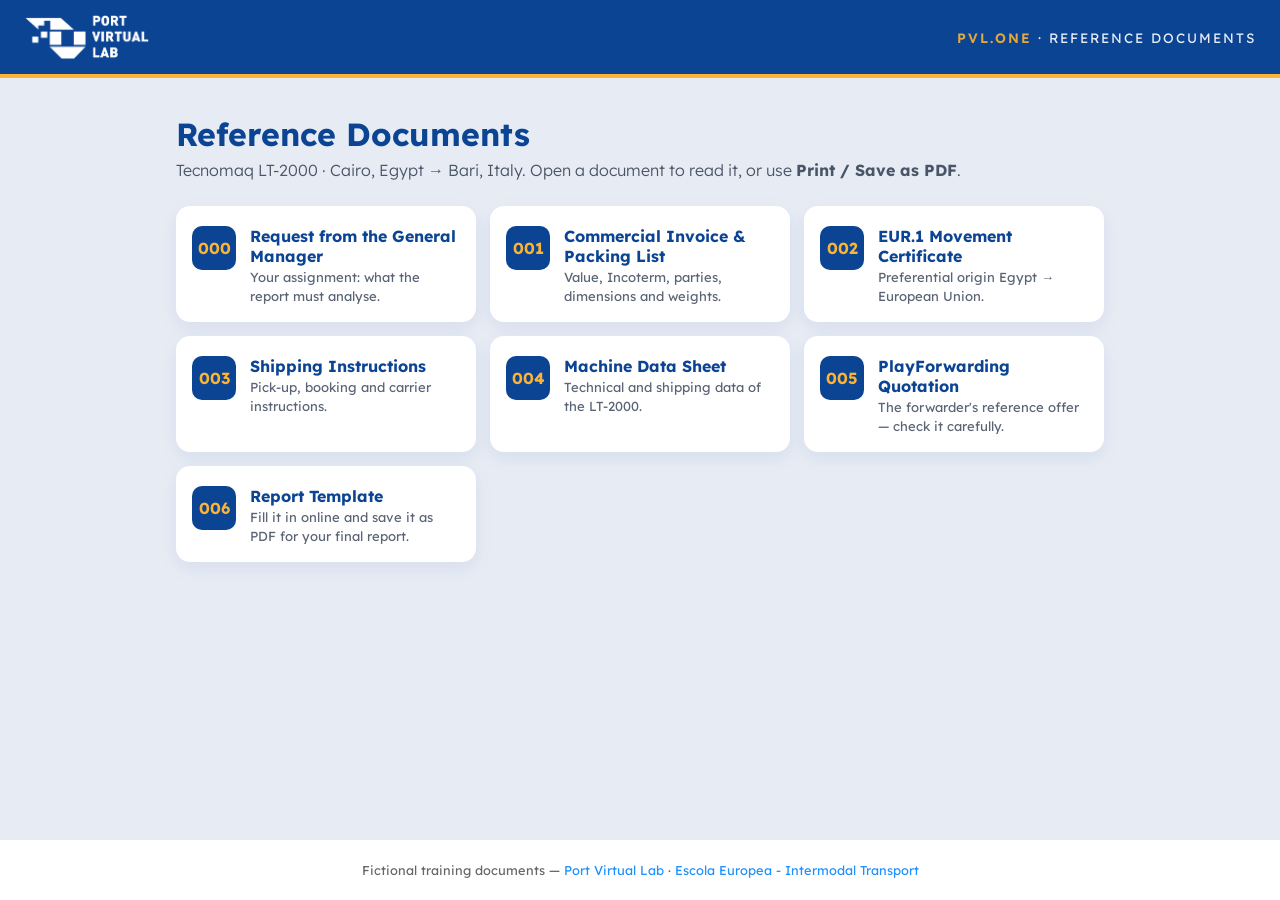
<file: docs/index.html>
<!DOCTYPE html>
<html lang="en">
<head>
  <meta charset="UTF-8">
  <meta name="viewport" content="width=device-width, initial-scale=1.0">
  <title>Reference Documents — Port Virtual Flash</title>
  <link rel="icon" href="../assets/favicon.svg" type="image/svg+xml">
  <link href="https://fonts.googleapis.com/css2?family=Lexend:wght@300;400;600;700&family=Poppins:wght@400;600&display=swap" rel="stylesheet">
  <link rel="stylesheet" href="../assets/site.css">
  <style>
    body { background: var(--pvl-mist); font-family: 'Lexend', 'Poppins', sans-serif; }
    main { flex: 1; width: 100%; max-width: 960px; margin: 0 auto; padding: 36px 16px; }
    h1 { color: var(--pvl-navy); font-size: 2rem; margin-bottom: 6px; }
    .lead { color: #4a5568; margin-bottom: 26px; font-weight: 300; }
    .grid { display: grid; grid-template-columns: repeat(auto-fill, minmax(270px, 1fr)); gap: 14px; }
    a.doc { display: flex; gap: 14px; align-items: flex-start; background: #fff; border-radius: 14px; padding: 16px; text-decoration: none; color: inherit;
      box-shadow: 0 6px 18px rgba(12,68,148,.08); border-top: 4px solid transparent; transition: transform .2s, box-shadow .2s, border-color .2s; }
    a.doc:hover, a.doc:focus-visible { transform: translateY(-3px); box-shadow: 0 12px 26px rgba(12,68,148,.15); border-top-color: var(--pvl-gold); outline: none; }
    .num { flex-shrink: 0; width: 44px; height: 44px; border-radius: 10px; background: var(--pvl-navy); color: var(--pvl-gold); font-weight: 700; display: flex; align-items: center; justify-content: center; }
    .doc h2 { font-size: 1rem; color: var(--pvl-navy); margin-bottom: 2px; }
    .doc p { font-size: .82rem; color: #5a6475; line-height: 1.45; }
    .pvl-footer { background: #fff; }
  </style>
</head>
<body>
  <header class="pvl-topbar">
    <a href="../"><img src="../assets/pvl-logo-white.png" alt="Port Virtual Lab"></a>
    <div class="tag"><b>PVL.ONE</b> · Reference documents</div>
  </header>
  <main>
    <h1>Reference Documents</h1>
    <p class="lead">Tecnomaq LT-2000 · Cairo, Egypt → Bari, Italy. Open a document to read it, or use <b>Print / Save as PDF</b>.</p>
    <div class="grid">
      <a class="doc" href="000-request.html"><div class="num">000</div><div><h2>Request from the General Manager</h2><p>Your assignment: what the report must analyse.</p></div></a>
      <a class="doc" href="001-commercial-invoice.html"><div class="num">001</div><div><h2>Commercial Invoice &amp; Packing List</h2><p>Value, Incoterm, parties, dimensions and weights.</p></div></a>
      <a class="doc" href="002-eur1.html"><div class="num">002</div><div><h2>EUR.1 Movement Certificate</h2><p>Preferential origin Egypt → European Union.</p></div></a>
      <a class="doc" href="003-shipping-instructions.html"><div class="num">003</div><div><h2>Shipping Instructions</h2><p>Pick-up, booking and carrier instructions.</p></div></a>
      <a class="doc" href="004-datasheet.html"><div class="num">004</div><div><h2>Machine Data Sheet</h2><p>Technical and shipping data of the LT-2000.</p></div></a>
      <a class="doc" href="005-playforwarding-quotation.html"><div class="num">005</div><div><h2>PlayForwarding Quotation</h2><p>The forwarder's reference offer — check it carefully.</p></div></a>
      <a class="doc" href="006-report-template.html"><div class="num">006</div><div><h2>Report Template</h2><p>Fill it in online and save it as PDF for your final report.</p></div></a>
    </div>
  </main>
  <footer class="pvl-footer">Fictional training documents — <a href="https://www.pvl.one" target="_blank" rel="noopener noreferrer">Port Virtual Lab</a> · <a href="https://www.escolaeuropea.eu" target="_blank" rel="noopener noreferrer">Escola Europea - Intermodal Transport</a></footer>
</body>
</html>
</file>
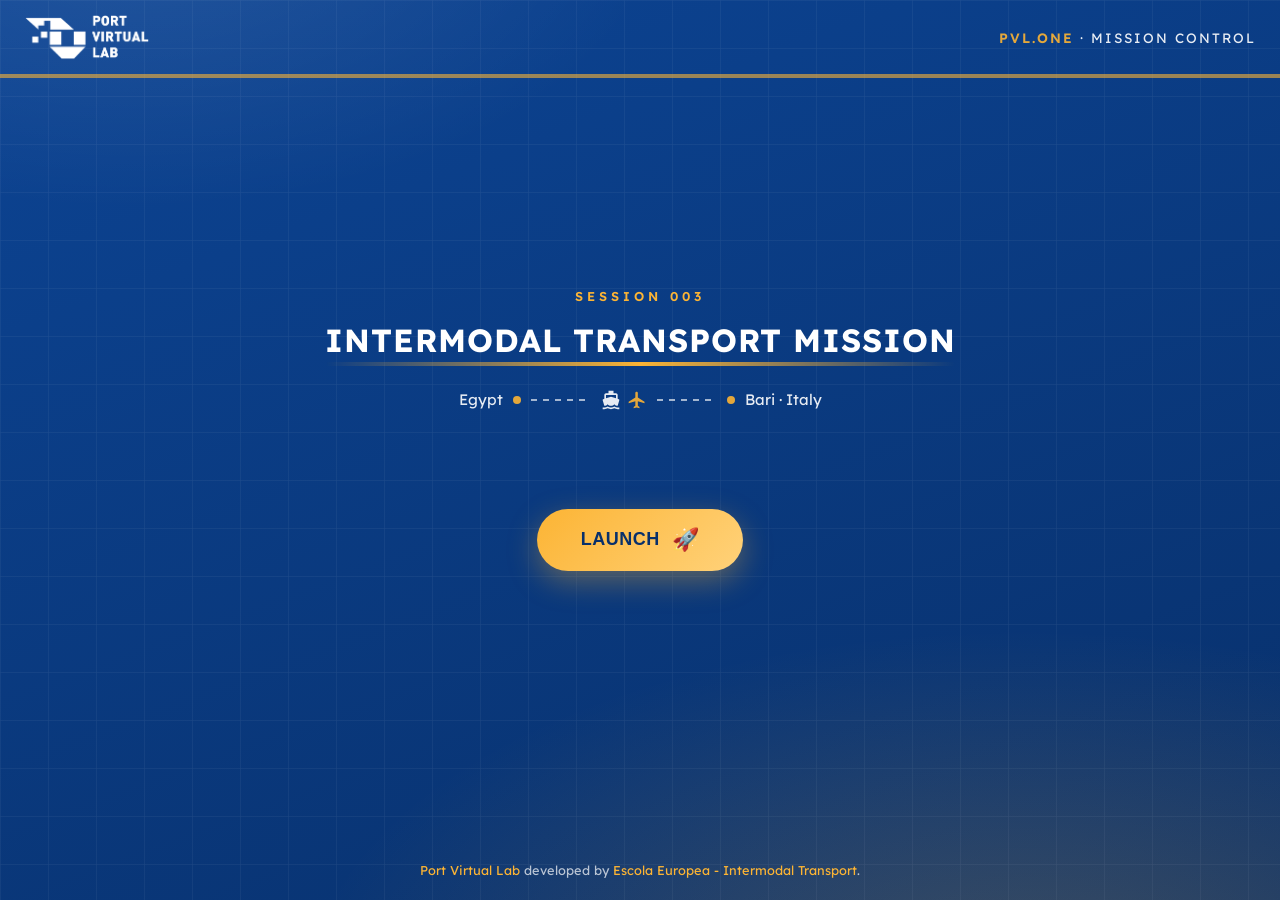
<file: launch/index.html>
<!DOCTYPE html>
<html lang="en">
<head>
<meta charset="UTF-8">
<meta name="viewport" content="width=device-width, initial-scale=1.0">
<title>Port Virtual Flash — Launch</title>
<link rel="icon" href="../assets/favicon.svg" type="image/svg+xml">
<link href="https://fonts.googleapis.com/css2?family=Lexend:wght@300;400;600;700&family=Poppins:wght@400;600;700&display=swap" rel="stylesheet">
<link rel="stylesheet" href="../assets/site.css">
<style>
  body { font-family:'Lexend','Poppins',sans-serif; color:#fff;
    background: radial-gradient(1200px 600px at 80% 110%, rgba(252,180,52,.22), transparent 60%),
                radial-gradient(900px 500px at 10% -10%, rgba(255,255,255,.10), transparent 60%),
                linear-gradient(160deg, var(--pvl-navy) 0%, var(--pvl-navy-dark) 100%); }
  .stage::before { content:""; position:fixed; inset:0; pointer-events:none; opacity:.08;
    background-image: linear-gradient(rgba(255,255,255,.6) 1px, transparent 1px), linear-gradient(90deg, rgba(255,255,255,.6) 1px, transparent 1px);
    background-size: 48px 48px; }
  .stage { position:relative; }
  .stage .pvl-title { color:#fff; font-family:'Lexend',sans-serif; font-weight:700; letter-spacing:1px; }
  .stage .pvl-title::after { background:linear-gradient(90deg, transparent, var(--pvl-gold), transparent); height:4px; border-radius:2px; }
  .kicker { font-size:.8rem; letter-spacing:4px; text-transform:uppercase; color:var(--pvl-gold); font-weight:600; margin-bottom:-24px; }
  .route { display:flex; align-items:center; gap:10px; font-size:.95rem; opacity:.9; margin-top:-16px; flex-wrap:wrap; justify-content:center; }
  .route .dot { width:8px; height:8px; border-radius:50%; background:var(--pvl-gold); }
  .route .line { width:60px; height:2px; background:repeating-linear-gradient(90deg, rgba(255,255,255,.7) 0 6px, transparent 6px 12px); }
  .launch-footer { color:rgba(255,255,255,.7); position:relative; }
  .launch-footer a { color:var(--pvl-gold); }
  .stage { flex:1; display:flex; flex-direction:column; align-items:center; justify-content:center; gap:40px; padding:40px 16px; }
  .wrap { display:flex; flex-direction:column; align-items:center; gap:18px; min-height:180px; justify-content:center;
    font-family:-apple-system,BlinkMacSystemFont,"Segoe UI",Roboto,Helvetica,Arial,sans-serif; -webkit-tap-highlight-color:transparent; }

  .btn {
    position:relative; display:inline-flex; align-items:center; gap:12px;
    padding:18px 44px; font-size:18px; font-weight:700; letter-spacing:.5px;
    color:#fff; border:none; border-radius:50px; cursor:pointer;
    background:linear-gradient(135deg,#fcb434,#ffd27a,#f59e0b); background-size:200% 200%; color:#08306b;
    box-shadow:0 10px 30px rgba(252,180,52,.35); overflow:hidden;
    animation:gradientMove 4s ease infinite, floaty 3s ease-in-out infinite;
    transition:transform .25s ease, box-shadow .25s ease;
    -webkit-touch-callout:none; user-select:none;
  }
  .btn:hover { transform:scale(1.08) translateY(-2px); box-shadow:0 16px 40px rgba(252,180,52,.55); }
  .btn:active { transform:scale(.96); }
  .btn:focus-visible { outline:3px solid #fff; outline-offset:4px; }
  .btn .icon { font-size:22px; transition:transform .3s ease; }
  .btn:hover .icon { transform:translateX(6px) rotate(8deg); }
  .btn.clicked { animation:none; pointer-events:none; transform:scale(.97); }
  .btn::before {
    content:""; position:absolute; top:0; left:-120%; width:60%; height:100%;
    background:linear-gradient(120deg,transparent,rgba(255,255,255,.55),transparent);
    transform:skewX(-20deg); animation:shine 3.5s ease-in-out infinite;
  }

  .loader { display:none; flex-direction:column; align-items:center; gap:12px; width:300px; max-width:80vw; }
  .loader.show { display:flex; animation:pop .4s ease; }
  .loader .label { font-size:14px; font-weight:600; color:#fff; letter-spacing:.4px; }
  .bar { width:100%; height:14px; border-radius:20px; background:rgba(255,255,255,.15); overflow:hidden; }
  .bar .fill { height:100%; width:0%; border-radius:20px; background:linear-gradient(90deg,#fcb434,#fff2cc,#fcb434);
    background-size:200% 100%; animation:gradientMove 1.5s linear infinite; transition:width .15s linear; }
  .pct { font-size:13px; font-weight:700; color:var(--pvl-gold); }

  @keyframes gradientMove { 0%{background-position:0% 50%}50%{background-position:100% 50%}100%{background-position:0% 50%} }
  @keyframes floaty { 0%,100%{transform:translateY(0)}50%{transform:translateY(-7px)} }
  @keyframes shine { 0%{left:-120%}60%,100%{left:140%} }
  @keyframes pop { from{opacity:0;transform:scale(.9)} to{opacity:1;transform:scale(1)} }

  @media (max-width:480px){ .btn{ font-size:16px; padding:16px 32px; } }
</style>
</head>
<body>
  <header class="pvl-topbar" style="background:transparent;border-bottom-color:rgba(252,180,52,.6);position:relative;z-index:1">
    <img src="../assets/pvl-logo-white.png" alt="Port Virtual Lab">
    <div class="tag"><b>PVL.ONE</b> · Mission control</div>
  </header>
  <main class="stage">
    <div class="kicker">Session 003</div>
    <h1 class="pvl-title">Intermodal Transport Mission</h1>
    <div class="route" aria-label="Route: Egypt to Bari, Italy"><span>Egypt</span><span class="dot"></span><span class="line"></span><span aria-hidden="true" style="display:inline-flex;gap:6px"><svg width="20" height="20" viewBox="0 0 24 24" fill="#fff"><path d="M20 21c-1.39 0-2.78-.47-4-1.32-2.44 1.71-5.56 1.71-8 0C6.78 20.53 5.39 21 4 21H2v2h2c1.38 0 2.74-.35 4-.99 2.52 1.29 5.48 1.29 8 0 1.26.65 2.62.99 4 .99h2v-2h-2zM3.95 19H4c1.6 0 3.02-.88 4-2 .98 1.12 2.4 2 4 2s3.02-.88 4-2c.98 1.12 2.4 2 4 2h.05l1.89-6.68c.08-.26.06-.54-.06-.78s-.34-.42-.6-.5L20 10.62V6c0-1.1-.9-2-2-2h-3V1H9v3H6c-1.1 0-2 .9-2 2v4.62l-1.29.42c-.26.08-.48.26-.6.5s-.15.52-.06.78L3.95 19zM6 6h12v3.97L12 8 6 9.97V6z"/></svg><svg width="20" height="20" viewBox="0 0 24 24" fill="#fcb434"><path d="M21 16v-2l-8-5V3.5c0-.83-.67-1.5-1.5-1.5S10 2.67 10 3.5V9l-8 5v2l8-2.5V19l-2 1.5V22l3.5-1 3.5 1v-1.5L13 19v-5.5l8 2.5z"/></svg></span><span class="line"></span><span class="dot"></span><span>Bari · Italy</span></div>
    <div class="wrap">
      <button class="btn" id="goBtn" onclick="launch()">
        <span>LAUNCH</span>
        <span class="icon" aria-hidden="true">🚀</span>
      </button>

      <div class="loader" id="loader" role="status" aria-live="polite">
        <div class="label" id="label">Preparing your experience…</div>
        <div class="bar"><div class="fill" id="fill"></div></div>
        <div class="pct" id="pct">0%</div>
      </div>
    </div>
  </main>

  <footer class="pvl-footer launch-footer">
    <a href="https://www.pvl.one" target="_blank" rel="noopener noreferrer">Port Virtual Lab</a> developed by
    <a href="https://www.escolaeuropea.eu" target="_blank" rel="noopener noreferrer">Escola Europea - Intermodal Transport</a>.
  </footer>

<script>
  var TARGET = '../mission/';

  function launch(){
    var btn = document.getElementById('goBtn');
    var fill = document.getElementById('fill');
    var pct = document.getElementById('pct');
    btn.classList.add('clicked');
    document.getElementById('loader').classList.add('show');

    var p = 0;
    var timer = setInterval(function(){
      p += Math.random() * 12 + 4; // uneven, natural-feeling progress
      if (p >= 100) { p = 100; clearInterval(timer); done(); }
      fill.style.width = p + '%';
      pct.textContent = Math.floor(p) + '%';
    }, 180);

    function done(){
      document.getElementById('label').textContent = 'Ready! Opening…';
      setTimeout(function(){ location.href = TARGET; }, 500);
    }
  }
  window.addEventListener('pageshow', function (e) {
    if (!e.persisted) return;
    document.getElementById('goBtn').classList.remove('clicked');
    document.getElementById('loader').classList.remove('show');
    document.getElementById('fill').style.width = '0%';
    document.getElementById('pct').textContent = '0%';
    document.getElementById('label').textContent = 'Preparing your experience…';
  });
</script>
</body>
</html>
</file>
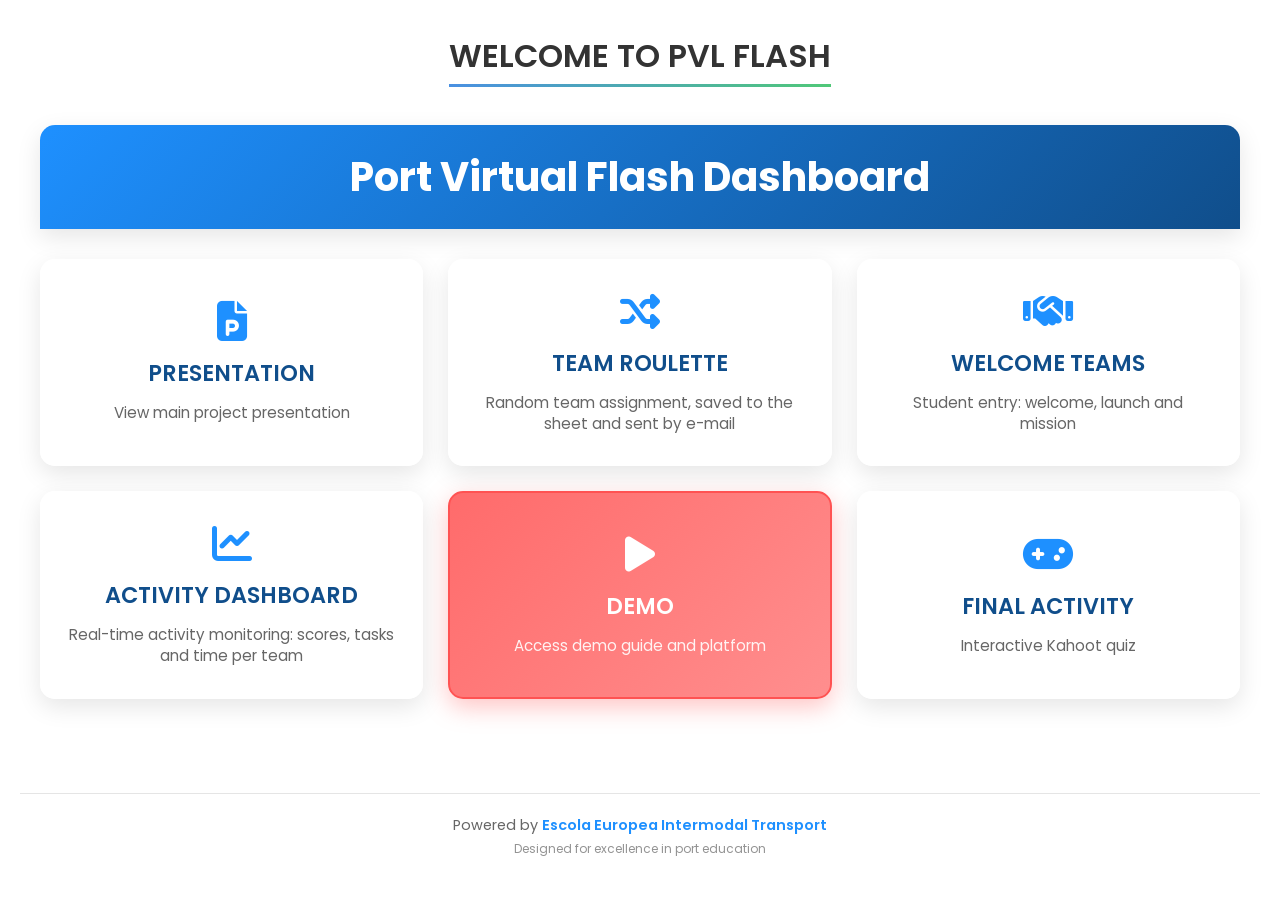
<file: trainer/index.html>
<!DOCTYPE html>
<html lang="en">
<head>
  <meta charset="UTF-8" />
  <meta name="viewport" content="width=device-width, initial-scale=1.0" />
  <title>Port Virtual Flash Dashboard</title>
  <meta name="robots" content="noindex" />
  <!-- Google Fonts -->
  <link href="https://fonts.googleapis.com/css2?family=Poppins:wght@400;600;700&display=swap" rel="stylesheet" />
  <!-- Font Awesome -->
  <link rel="stylesheet" href="https://cdnjs.cloudflare.com/ajax/libs/font-awesome/6.6.0/css/all.min.css" />

  <style>
    :root {
      --primary-color: #1E90FF;
      --secondary-color: #104E8B;
      --accent-color: #FF6F61;
      --demo-color: #28a745;
      --background-color: #FFFFFF;
      --card-bg: rgba(255, 255, 255, 0.95);
      --text-color: #333;
      --shadow: 0 8px 25px rgba(0, 0, 0, 0.1);
      --shadow-hover: 0 12px 35px rgba(0, 0, 0, 0.15);
      --transition: all 0.3s ease;
      --gradient: linear-gradient(135deg, var(--primary-color), var(--secondary-color));
    }

    /* Global Styles */
    *, *::before, *::after {
      margin: 0;
      padding: 0;
      box-sizing: border-box;
    }

    body {
      font-family: 'Poppins', sans-serif;
      background: var(--background-color);
      color: var(--text-color);
      line-height: 1.6;
      padding: 20px;
      min-height: 100vh;
      display: flex;
      flex-direction: column;
    }

    .container {
      max-width: 1400px;
      margin: 0 auto;
      flex: 1;
    }

    .header {
      background: var(--gradient);
      color: #fff;
      padding: 20px;
      border-radius: 15px 15px 0 0;
      text-align: center;
      box-shadow: var(--shadow);
    }

    .intro { text-align:center; margin:10px 0 30px; }
    .intro h1 { display:inline-block; font-size:2rem; color:#333; text-transform:uppercase; font-weight:600; position:relative; overflow:hidden; padding-bottom:6px; }
    .intro h1::after { content:""; position:absolute; left:0; bottom:0; width:100%; height:3px; background:linear-gradient(90deg,#4A90E2,#50c878); animation:underline 3s linear infinite; }
    @keyframes underline { 0% { transform:translateX(-100%); } 100% { transform:translateX(100%); } }

    .card:focus-visible { outline:3px solid var(--primary-color); outline-offset:3px; }

    .header h1 {
      font-size: 2.5rem;
      font-weight: 700;
    }

    #dashboard {
      display: grid;
      grid-template-columns: repeat(3, 1fr);
      gap: 25px;
      padding: 30px 0;
      max-width: 1200px;
      margin: 0 auto;
    }

    .card {
      position: relative;
      background: var(--card-bg);
      padding: 30px 25px;
      border-radius: 15px;
      box-shadow: var(--shadow);
      transition: var(--transition);
      backdrop-filter: blur(10px);
      text-align: center;
      cursor: pointer;
      overflow: hidden;
      text-decoration: none;
      color: inherit;
      border: 2px solid transparent;
      min-height: 200px;
      display: flex;
      flex-direction: column;
      justify-content: center;
    }

    .card:hover {
      transform: translateY(-5px);
      box-shadow: var(--shadow-hover);
      border-color: var(--primary-color);
    }

    .card i {
      font-size: 2.5rem;
      color: var(--primary-color);
      margin-bottom: 15px;
      transition: var(--transition);
    }

    .card:hover i {
      color: var(--accent-color);
      transform: scale(1.1);
    }

    .card h2 {
      font-size: 1.4rem;
      color: var(--secondary-color);
      margin-bottom: 10px;
      font-weight: 600;
      text-transform: uppercase;
    }

    .card p {
      font-size: 0.95rem;
      color: #666;
      line-height: 1.4;
    }

    /* Special styling for demo card */
    .card.demo {
      background: linear-gradient(135deg, #ff6b6b, #ff8e8e);
      border: 2px solid #ff5252;
      color: white;
      box-shadow: 0 8px 25px rgba(255, 107, 107, 0.4);
    }

    .card.demo i {
      color: white;
    }

    .card.demo h2 {
      color: white;
    }

    .card.demo p {
      color: rgba(255, 255, 255, 0.9);
    }

    .card.demo:hover {
      background: linear-gradient(135deg, #ff5252, #ff7979);
      transform: translateY(-8px) scale(1.05);
      box-shadow: 0 15px 40px rgba(255, 107, 107, 0.6);
      border-color: #ff1744;
    }

    .card.demo:hover i {
      color: white;
      transform: scale(1.2);
    }

    /* Modal Styles */
    .modal {
      display: none;
      position: fixed;
      z-index: 10000;
      left: 0;
      top: 0;
      width: 100%;
      height: 100%;
      overflow: auto;
      background-color: rgba(0, 0, 0, 0.6);
      padding: 20px;
    }

    .modal-content {
      background-color: #fefefe;
      margin: 8% auto;
      padding: 30px;
      border: none;
      width: 90%;
      max-width: 500px;
      border-radius: 15px;
      text-align: center;
      animation: fadeIn 0.5s ease-in;
      box-shadow: 0 20px 60px rgba(0, 0, 0, 0.3);
    }

    .modal-content h3 {
      color: var(--text-color);
      margin-bottom: 20px;
      font-size: 1.5rem;
      font-weight: 600;
    }

    .modal-content p {
      margin-bottom: 25px;
      font-size: 1rem;
      color: var(--text-color);
      line-height: 1.5;
    }

    .modal-link {
      display: inline-block;
      padding: 12px 25px;
      background: var(--gradient);
      color: #fff;
      text-decoration: none;
      font-size: 1rem;
      font-weight: 600;
      border-radius: 8px;
      transition: var(--transition);
      margin: 5px;
    }

    .modal-link:hover {
      background: var(--accent-color);
      transform: scale(1.05);
    }

    .modal-link.demo-guide {
      background: #ff6b6b;
    }

    .modal-link.demo-guide:hover {
      background: #ff5252;
    }

    .close {
      color: #aaa;
      float: right;
      font-size: 28px;
      font-weight: bold;
      cursor: pointer;
      transition: var(--transition);
    }

    .close:hover,
    .close:focus {
      color: var(--accent-color);
      transform: scale(1.1);
    }

    /* Footer */
    .footer {
      text-align: center;
      padding: 20px 0;
      font-size: 0.9rem;
      color: #666;
      border-top: 1px solid rgba(0, 0, 0, 0.1);
      margin-top: auto;
    }

    .footer a {
      color: var(--primary-color);
      text-decoration: none;
      font-weight: 600;
      transition: var(--transition);
    }

    .footer a:hover {
      color: var(--accent-color);
      text-decoration: underline;
    }

    /* Animations */
    @keyframes fadeIn {
      from { opacity: 0; transform: translateY(20px); }
      to { opacity: 1; transform: translateY(0); }
    }

    /* Responsive Design */
    @media (max-width: 1024px) {
      #dashboard {
        grid-template-columns: repeat(2, 1fr);
        gap: 20px;
      }
    }

    @media (max-width: 768px) {
      .header {
        padding: 15px;
      }
      
      .header h1 {
        font-size: 2rem;
      }
      
      #dashboard {
        grid-template-columns: 1fr;
        gap: 20px;
        padding: 20px 0;
      }
      
      .card {
        padding: 20px;
      }
      
      .card h2 {
        font-size: 1.2rem;
      }
      
      .card i {
        font-size: 2rem;
      }
      
      .modal-content {
        margin: 15% auto;
        padding: 20px;
      }
    }

    @media (max-width: 480px) {
      body {
        padding: 10px;
      }
      
      #dashboard {
        grid-template-columns: repeat(2, 1fr);
        gap: 15px;
      }
    }
  </style>
</head>
<body>
  <div class="container">
    <div class="intro"><h1>Welcome to PVL FLASH</h1></div>
    <div class="header">
      <h1>Port Virtual Flash Dashboard</h1>
    </div>

    <!-- Dashboard Section -->
    <div id="dashboard">
      <!-- Presentation Card -->
      <div id="presentationCard" class="card" role="button" tabindex="0">
        <i class="fas fa-file-powerpoint"></i>
        <h2>Presentation</h2>
        <p>View main project presentation</p>
      </div>

      <!-- Team Roulette Card -->
      <a href="roulette/" class="card">
        <i class="fas fa-random"></i>
        <h2>Team Roulette</h2>
        <p>Random team assignment, saved to the sheet and sent by e-mail</p>
      </a>

      <!-- Welcome Teams Card -->
      <a href="../" class="card" target="_blank">
        <i class="fas fa-handshake"></i>
        <h2>Welcome Teams</h2>
        <p>Student entry: welcome, launch and mission</p>
      </a>

      <!-- Activity Dashboard Card -->
      <a href="scoreboard/" class="card">
        <i class="fas fa-chart-line"></i>
        <h2>Activity Dashboard</h2>
        <p>Real-time activity monitoring: scores, tasks and time per team</p>
      </a>

      <!-- Demo Card -->
      <div id="demoCard" class="card demo" role="button" tabindex="0" onclick="showDemo()">
        <i class="fas fa-play"></i>
        <h2>Demo</h2>
        <p>Access demo guide and platform</p>
      </div>

      <!-- Final Activity (Kahoot) Card -->
      <a href="https://kahoot.com/" class="card" target="_blank">
        <i class="fas fa-gamepad"></i>
        <h2>Final Activity</h2>
        <p>Interactive Kahoot quiz</p>
      </a>
    </div>

    <!-- Modal for Presentation Link -->
    <div id="modal" class="modal">
      <div class="modal-content">
        <span id="modal-close" class="close">&times;</span>
        <h3>Open Presentation</h3>
        <p>Click the link below to view the presentation:</p>
        <a href="https://docs.google.com/presentation/d/1GrvI4kJ1_e2Ra3_HtS4rSfkKUxPOn_-2/present" target="_blank" class="modal-link">
          <i class="fas fa-external-link-alt"></i> View Presentation
        </a>
      </div>
    </div>

    <!-- Demo Modal -->
    <div id="demoModal" class="modal">
      <div class="modal-content">
        <span id="demoModalClose" class="close">&times;</span>
        <h3>🚀 Demo Access</h3>
        <p>Access the complete demo experience with guide and platform:</p>
        <div style="margin: 20px 0;">
          <a href="https://drive.google.com/file/d/1vbGvXeKuAYK9XZz5ldvtZNN_Io_DdbjT/view?usp=sharing" target="_blank" class="modal-link demo-guide">
            <i class="fas fa-book"></i> Demo Guide
          </a>
          <a href="../demo/" target="_blank" class="modal-link">
            <i class="fas fa-desktop"></i> Demo Platform
          </a>
        </div>
        <p style="font-size: 0.9rem; color: #666;">
          Start with the guide to understand the demo platform features.
        </p>
      </div>
    </div>
  </div>

  <!-- Footer -->
  <div class="footer">
    Powered by <a href="https://escolaeuropea.eu" target="_blank">Escola Europea Intermodal Transport</a>
    <br>
    <small style="opacity: 0.7;">Designed for excellence in port education</small>
  </div>

  <script>
    // Modal functionality
    const presentationCard = document.getElementById('presentationCard');
    const modal = document.getElementById('modal');
    const modalClose = document.getElementById('modal-close');
    const demoModal = document.getElementById('demoModal');
    const demoModalClose = document.getElementById('demoModalClose');

    presentationCard.addEventListener('click', function(event) {
      event.preventDefault();
      modal.style.display = 'block';
    });

    modalClose.addEventListener('click', function() {
      modal.style.display = 'none';
    });

    demoModalClose.addEventListener('click', function() {
      demoModal.style.display = 'none';
    });

    window.addEventListener('click', function(event) {
      if (event.target === modal) {
        modal.style.display = 'none';
      }
      if (event.target === demoModal) {
        demoModal.style.display = 'none';
      }
    });

    [presentationCard, document.getElementById('demoCard')].forEach(function (card) {
      card.addEventListener('keydown', function (e) { if (e.key === 'Enter' || e.key === ' ') { e.preventDefault(); card.click(); } });
    });
    document.addEventListener('keydown', function (e) {
      if (e.key === 'Escape') { modal.style.display = 'none'; demoModal.style.display = 'none'; }
    });

    // Demo functionality
    function showDemo() {
      demoModal.style.display = 'block';
    }

    // Card entrance animation
    window.addEventListener('load', function() {
      const cards = document.querySelectorAll('.card');
      cards.forEach((card, index) => {
        card.style.opacity = '0';
        card.style.transform = 'translateY(20px)';
        setTimeout(() => {
          card.style.transition = 'opacity 0.6s ease, transform 0.6s ease';
          card.style.opacity = '1';
          card.style.transform = 'translateY(0)';
        }, index * 100);
      });
    });
  </script>
</body>
</html>
</file>
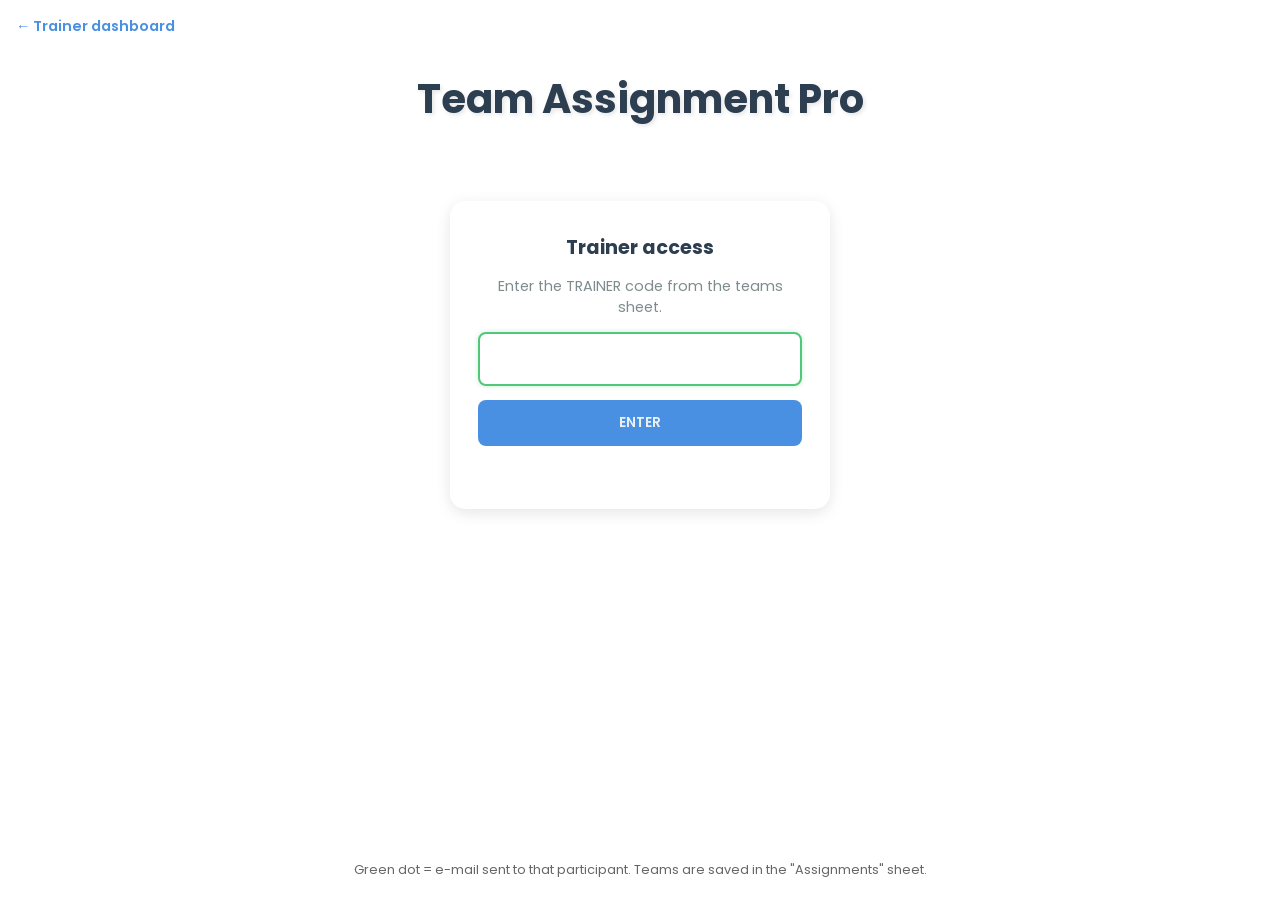
<file: trainer/roulette/index.html>
<!DOCTYPE html>
<html lang="en">
<head>
  <meta charset="UTF-8">
  <meta name="viewport" content="width=device-width, initial-scale=1.0">
  <title>Team Assignment Pro — Port Virtual Flash</title>
  <link href="https://fonts.googleapis.com/css2?family=Poppins:wght@400;600;700&display=swap" rel="stylesheet">
  <link rel="stylesheet" href="../../assets/site.css">
  <script src="../../config.js"></script>
  <script src="../../assets/trainer.js"></script>
  <style>
    :root {
      --primary-color: #4A90E2;
      --secondary-color: #50c878;
      --text-dark: #2c3e50;
      --text-light: #ecf0f1;
      --danger: #e74c3c;
      --shadow: 0 4px 15px rgba(0,0,0,0.1);
      --transition: all 0.3s ease;
    }

    main { flex: 1; padding: 2rem; display: flex; flex-direction: column; align-items: center; }

    h1 { font-size: 2.5rem; color: var(--text-dark); margin-bottom: 2rem; text-shadow: 2px 2px 4px rgba(0,0,0,0.1); text-align: center; }

    #app { display: none; flex-direction: column; align-items: center; width: 100%; }

    .customization {
      background: white; padding: 1.5rem; border-radius: 15px; box-shadow: var(--shadow); margin-bottom: 1rem;
      display: flex; gap: 1rem; align-items: center; flex-wrap: wrap; justify-content: center;
    }
    .customization label { font-weight: 600; color: var(--text-dark); }
    .customization input {
      padding: 0.5rem; border: 2px solid var(--primary-color); border-radius: 8px; width: 70px; font-size: 1rem;
      font-family: inherit; transition: var(--transition);
    }
    .customization input:focus { outline: none; border-color: var(--secondary-color); box-shadow: 0 0 5px rgba(80,200,120,0.3); }

    .button {
      padding: 0.8rem 1.5rem; border: none; border-radius: 8px; font-weight: 600; text-transform: uppercase;
      cursor: pointer; transition: var(--transition); background: var(--primary-color); color: var(--text-light);
      font-family: inherit; font-size: 0.85rem;
    }
    .button:hover:not(:disabled) { transform: translateY(-2px); box-shadow: var(--shadow); background: var(--secondary-color); }
    .button:disabled { opacity: 0.6; cursor: not-allowed; }
    .button.ghost { background: #fff; color: var(--primary-color); border: 2px solid var(--primary-color); }
    .button.ghost:hover:not(:disabled) { color: #fff; }

    .summary { color: #7f8c8d; font-size: 0.9rem; margin-bottom: 1.5rem; text-align: center; }
    .summary b { color: var(--text-dark); }
    .message { margin-bottom: 1.5rem; padding: 0.8rem 1.2rem; border-radius: 8px; font-size: 0.9rem; display: none; max-width: 800px; text-align: center; }
    .message.error { display: block; background: #fdecea; color: #b03a2e; }
    .message.ok { display: block; background: #e8f8ef; color: #1e8449; }

    .roulette {
      display: none; font-size: 3rem; margin: 2rem 0;
      animation: spin 1s linear infinite; filter: drop-shadow(0 0 10px rgba(74,144,226,0.5));
    }
    @keyframes spin { 0% { transform: rotate(0deg); } 100% { transform: rotate(360deg); } }

    .container { display: grid; grid-template-columns: repeat(auto-fit, minmax(300px, 1fr)); gap: 2rem; max-width: 1200px; width: 100%; }

    .team-card {
      background: white; border-radius: 15px; padding: 1.5rem; box-shadow: var(--shadow); transition: var(--transition);
      animation: fadeInUp 0.5s ease both; position: relative; overflow: hidden;
    }
    @keyframes fadeInUp { from { opacity: 0; transform: translateY(15px); } to { opacity: 1; transform: translateY(0); } }
    .team-card::before {
      content: ''; position: absolute; top: 0; left: 0; width: 100%; height: 5px;
      background: linear-gradient(90deg, var(--primary-color), var(--secondary-color));
    }
    .team-card:hover { transform: translateY(-5px); box-shadow: 0 10px 25px rgba(0,0,0,0.15); }
    .team-card h2 { color: var(--text-dark); font-size: 1.8rem; margin-bottom: 0.5rem; }
    .team-card p { color: #7f8c8d; font-weight: 600; margin-bottom: 1rem; }

    .team-members { list-style: none; margin: 1rem 0; }
    .team-members li {
      background: #f8f9fa; padding: 0.7rem; margin: 0.5rem 0; border-radius: 8px;
      display: flex; align-items: center; gap: 0.5rem; transition: var(--transition);
    }
    .team-members li:hover { background: #e9ecef; }
    .team-members li::before { content: '👤'; }
    .team-members .email { color: #95a5a6; font-size: 0.8rem; }
    .status-indicator { width: 10px; height: 10px; border-radius: 50%; background: #cfd8dc; margin-left: auto; flex-shrink: 0; }
    .status-indicator.sent { background: #2ecc71; }

    @media (max-width: 600px) { main { padding: 1rem; } h1 { font-size: 1.8rem; } }
  </style>
</head>
<body>
  <a class="back-link" href="../">← Trainer dashboard</a>
  <main>
    <h1>Team Assignment Pro</h1>

    <form class="trainer-gate" id="gate" style="display:none">
      <h2>Trainer access</h2>
      <p>Enter the TRAINER code from the teams sheet.</p>
      <input id="gateCode" type="password" inputmode="numeric" maxlength="4" autocomplete="off" aria-label="Trainer code">
      <button class="button" type="submit">Enter</button>
      <div class="error" id="gateError" role="alert"></div>
    </form>

    <div id="app">
      <div class="customization">
        <label for="teamSize">Team Size:</label>
        <input type="number" id="teamSize" min="1" max="10" value="2">
        <button class="button" id="generateBtn" onclick="startRoulette()">Generate Teams</button>
        <button class="button ghost" onclick="exportCSV()">Export to CSV</button>
        <button class="button ghost" id="emailAllBtn" onclick="emailTeams(null)">Email all teams</button>
        <button class="button ghost" onclick="resetTeams()">Reset</button>
      </div>
      <div class="summary" id="summary">Loading participants…</div>
      <div class="message" id="message" role="status"></div>
      <div class="roulette" id="roulette" aria-hidden="true">🎡</div>
      <div class="container" id="teamContainer"></div>
    </div>
  </main>

  <footer class="pvl-footer">Green dot = e-mail sent to that participant. Teams are saved in the "Assignments" sheet.</footer>

  <script>
    const esc = PVL_TRAINER.escape;
    let participants = [];   // Sheet1
    let teams = [];          // Sheet2 (without TRAINER / SALES TEAM)
    let assignment = null;   // last saved result: { assignedAt, groups: [{ name, code, members: [...] }] }

    PVL_TRAINER.init(loadRoster);

    async function loadRoster() {
      document.getElementById('app').style.display = 'flex';
      try {
        const out = await PVL_TRAINER.call('roster');
        if (!out.ok) return showMessage(out.error, 'error');
        participants = out.participants;
        teams = out.teams;
        assignment = out.assignment;
        renderSummary();
        renderAssignment();
      } catch (e) {
        showMessage('Could not connect to the server.', 'error');
      }
    }

    function renderSummary() {
      const f = participants.filter(p => p.gender === 'f').length;
      const m = participants.filter(p => p.gender === 'm').length;
      const other = participants.length - f - m;
      let txt = `<b>${participants.length}</b> participants (${f} F · ${m} M${other ? ' · ' + other + ' not specified' : ''}) · <b>${teams.length}</b> team codes available`;
      if (assignment && assignment.assignedAt) txt += ` · Saved teams from <b>${new Date(assignment.assignedAt).toLocaleString()}</b>`;
      document.getElementById('summary').innerHTML = txt;
    }

    function showMessage(text, type) {
      const el = document.getElementById('message');
      el.textContent = text || '';
      el.className = 'message' + (text ? ' ' + type : '');
    }

    function shuffle(arr) {
      const a = arr.slice();
      for (let i = a.length - 1; i > 0; i--) { const j = Math.floor(Math.random() * (i + 1)); [a[i], a[j]] = [a[j], a[i]]; }
      return a;
    }

    // Number of teams: as many full teams as possible; a single leftover person joins a team,
    // two or more leftovers form one more team. People are then dealt round-robin (women first,
    // then men, then the rest) so team sizes differ by at most one and genders are spread evenly.
    function buildGroups(size) {
      const n = participants.length;
      const full = Math.floor(n / size), rest = n % size;
      const count = Math.max(1, full + (rest > 1 ? 1 : 0));
      const order = [
        ...shuffle(participants.filter(p => p.gender === 'f')),
        ...shuffle(participants.filter(p => p.gender === 'm')),
        ...shuffle(participants.filter(p => p.gender !== 'f' && p.gender !== 'm'))
      ];
      const groups = Array.from({ length: count }, () => []);
      order.forEach((p, i) => groups[i % count].push(p));
      return shuffle(groups);
    }

    async function startRoulette() {
      const size = parseInt(document.getElementById('teamSize').value, 10);
      if (!(size >= 1 && size <= 10)) return showMessage('Team size must be between 1 and 10.', 'error');
      if (!participants.length) return showMessage('There are no participants in Sheet1.', 'error');
      const groups = buildGroups(size);
      if (groups.length > teams.length) {
        return showMessage(`${groups.length} teams are needed but only ${teams.length} team codes exist in Sheet2. Increase the team size or add teams.`, 'error');
      }
      if (assignment && !confirm('This replaces the saved teams. Continue?')) return;

      const btn = document.getElementById('generateBtn');
      const roulette = document.getElementById('roulette');
      btn.disabled = true;
      showMessage('');
      document.getElementById('teamContainer').innerHTML = '';
      roulette.style.display = 'block';

      const payload = groups.map((g, i) => ({ code: teams[i].code, memberIds: g.map(p => p.id) }));
      const spin = new Promise(r => setTimeout(r, 2500));
      try {
        const [out] = await Promise.all([PVL_TRAINER.call('saveAssignments', { groups: payload }), spin]);
        if (!out.ok) showMessage(out.error, 'error');
        else { assignment = out.assignment; showMessage('Teams generated and saved.', 'ok'); }
      } catch (e) {
        showMessage('Could not save the teams. Check the connection and try again.', 'error');
      }
      roulette.style.display = 'none';
      btn.disabled = false;
      renderSummary();
      renderAssignment();
    }

    function renderAssignment() {
      const box = document.getElementById('teamContainer');
      box.innerHTML = '';
      if (!assignment) return;
      assignment.groups.forEach((g, i) => {
        const card = document.createElement('div');
        card.className = 'team-card';
        card.style.animationDelay = `${i * 0.1}s`;
        card.innerHTML = `
          <h2>${esc(g.name)}</h2>
          <p>Code: ${esc(g.code)}</p>
          <ul class="team-members">
            ${g.members.map(m => `<li><span>${esc(m.firstname)} ${esc(m.lastname)}<br><span class="email">${esc(m.email)}</span></span>
              <span class="status-indicator${m.emailedAt ? ' sent' : ''}" title="${m.emailedAt ? 'E-mail sent ' + new Date(m.emailedAt).toLocaleString() : 'E-mail not sent'}"></span></li>`).join('')}
          </ul>
          <button class="button" data-code="${esc(g.code)}">Send Email</button>`;
        card.querySelector('button').addEventListener('click', () => emailTeams([g.code]));
        box.appendChild(card);
      });
    }

    async function emailTeams(codes) {
      if (!assignment) return showMessage('Generate the teams first.', 'error');
      const groups = assignment.groups.filter(g => !codes || codes.includes(g.code));
      const people = groups.flatMap(g => g.members).filter(m => /^[^\s@]+@[^\s@]+\.[^\s@]+$/.test(m.email));
      if (!people.length) return showMessage('No valid e-mail addresses for the selected team(s).', 'error');
      const addresses = [...new Set(people.map(m => m.email))];
      const sentBefore = people.filter(m => m.emailedAt).length;
      const msg = `Send ${people.length} e-mail(s) with team name and team code to:\n\n${addresses.slice(0, 15).join('\n')}${addresses.length > 15 ? '\n…' : ''}` +
        (sentBefore ? `\n\n${sentBefore} of them already received it before.` : '') + '\n\nContinue?';
      if (!confirm(msg)) return;

      document.querySelectorAll('.team-card button, #emailAllBtn').forEach(b => b.disabled = true);
      try {
        const out = await PVL_TRAINER.call('email', { teamCodes: codes || [] });
        if (!out.ok) showMessage(out.error, 'error');
        else { assignment = out.assignment; renderAssignment(); showMessage(`${out.sent} e-mail(s) sent.`, 'ok'); }
      } catch (e) {
        showMessage('Could not send the e-mails. Check the connection and try again.', 'error');
      }
      document.querySelectorAll('.team-card button, #emailAllBtn').forEach(b => b.disabled = false);
    }

    function exportCSV() {
      if (!assignment) return showMessage('Generate the teams first.', 'error');
      const q = v => `"${String(v).replace(/"/g, '""')}"`;
      const lines = [['Team Name', 'Team Code', 'First name', 'Last name', 'Email'].map(q).join(',')];
      assignment.groups.forEach(g => g.members.forEach(m => lines.push([g.name, g.code, m.firstname, m.lastname, m.email].map(q).join(','))));
      const blob = new Blob(['﻿' + lines.join('\r\n')], { type: 'text/csv;charset=utf-8' });
      const link = document.createElement('a');
      link.href = URL.createObjectURL(blob);
      link.download = `teams_${new Date().toISOString().slice(0, 10)}.csv`;
      document.body.appendChild(link);
      link.click();
      link.remove();
      URL.revokeObjectURL(link.href);
    }

    async function resetTeams() {
      if (assignment && !confirm('Remove the saved teams from the "Assignments" sheet?')) return;
      try {
        const out = await PVL_TRAINER.call('clearAssignments');
        if (!out.ok) return showMessage(out.error, 'error');
        assignment = null;
        document.getElementById('teamSize').value = '2';
        showMessage('');
        renderSummary();
        renderAssignment();
      } catch (e) {
        showMessage('Could not connect to the server.', 'error');
      }
    }
  </script>
</body>
</html>
</file>
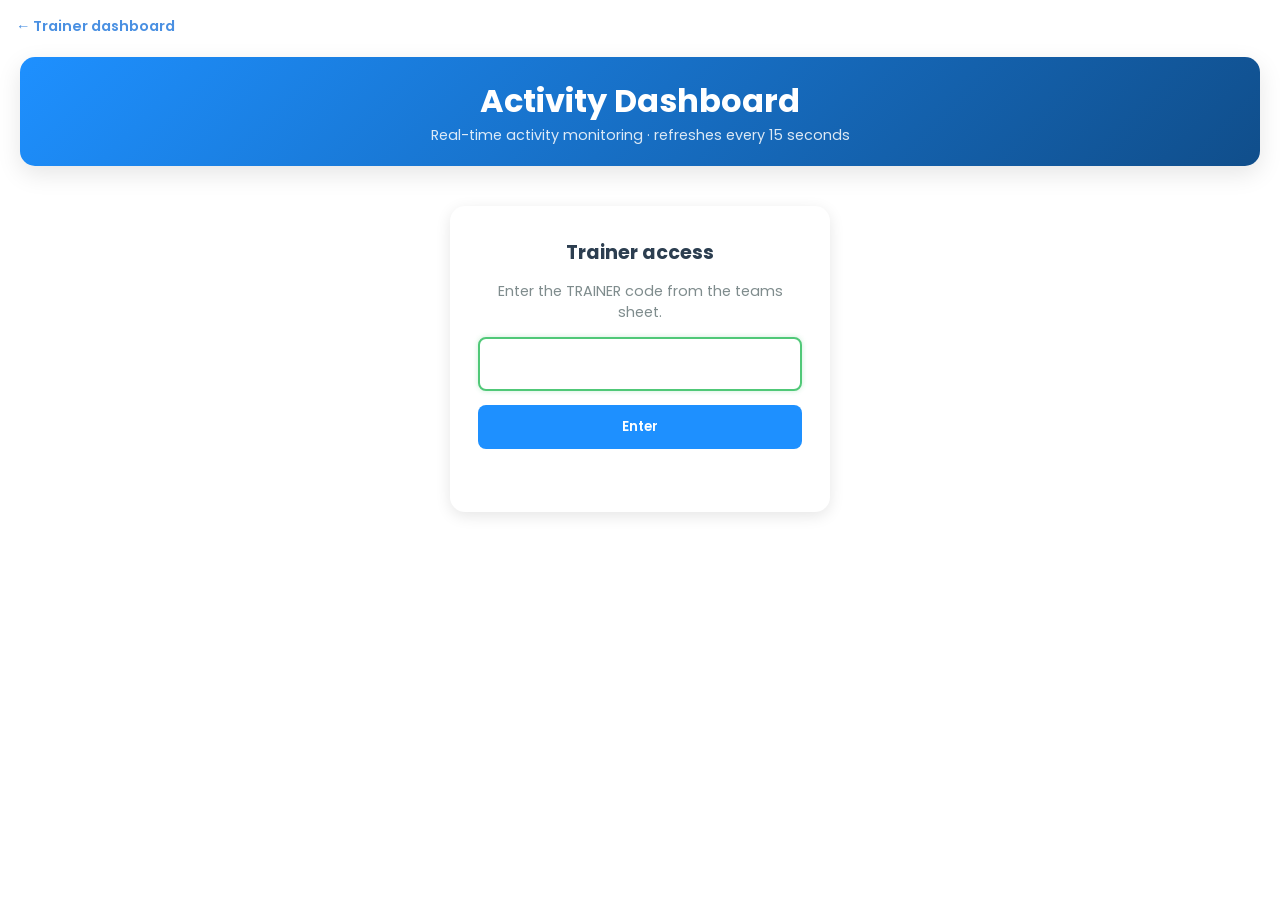
<file: trainer/scoreboard/index.html>
<!DOCTYPE html>
<html lang="en">
<head>
  <meta charset="UTF-8">
  <meta name="viewport" content="width=device-width, initial-scale=1.0">
  <title>Activity Dashboard — Port Virtual Flash</title>
  <link href="https://fonts.googleapis.com/css2?family=Poppins:wght@400;600;700&display=swap" rel="stylesheet">
  <link rel="stylesheet" href="../../assets/site.css">
  <script src="../../config.js"></script>
  <script src="../../assets/trainer.js"></script>
  <style>
    :root {
      --primary-color: #1E90FF;
      --secondary-color: #104E8B;
      --accent-color: #FF6F61;
      --ok: #2ecc71;
      --muted: #7f8c8d;
      --shadow: 0 8px 25px rgba(0, 0, 0, 0.1);
      --gradient: linear-gradient(135deg, var(--primary-color), var(--secondary-color));
    }
    main { flex: 1; width: 100%; max-width: 1300px; margin: 0 auto; padding: 20px; }
    .header { background: var(--gradient); color: #fff; padding: 20px; border-radius: 15px; text-align: center; box-shadow: var(--shadow); margin-bottom: 20px; }
    .header h1 { font-size: 2rem; font-weight: 700; }
    .header p { opacity: .85; font-size: .9rem; }

    #app { display: none; flex-direction: column; gap: 16px; }
    .stats { display: grid; grid-template-columns: repeat(4, 1fr); gap: 12px; }
    .stat { background: #fff; border-radius: 12px; box-shadow: var(--shadow); padding: 14px; text-align: center; }
    .stat b { display: block; font-size: 1.8rem; color: var(--secondary-color); line-height: 1.2; font-variant-numeric: tabular-nums; }
    .stat span { font-size: .8rem; color: var(--muted); text-transform: uppercase; letter-spacing: .5px; }

    .toolbar { display: flex; justify-content: space-between; align-items: center; gap: 10px; flex-wrap: wrap; font-size: .85rem; color: var(--muted); }
    .toolbar button { padding: 8px 16px; border: 2px solid var(--primary-color); background: #fff; color: var(--primary-color); border-radius: 8px; font-family: inherit; font-weight: 600; cursor: pointer; }
    .toolbar button:hover { background: var(--primary-color); color: #fff; }

    .table-wrap { overflow-x: auto; background: #fff; border-radius: 12px; box-shadow: var(--shadow); }
    table { width: 100%; border-collapse: collapse; font-size: .9rem; min-width: 760px; }
    th { text-align: left; font-size: .75rem; text-transform: uppercase; letter-spacing: .5px; color: var(--muted); padding: 12px 14px; border-bottom: 2px solid #eef2f7; white-space: nowrap; }
    td { padding: 12px 14px; border-bottom: 1px solid #f1f4f8; vertical-align: middle; }
    tr:last-child td { border-bottom: none; }
    td.num { text-align: right; font-variant-numeric: tabular-nums; font-weight: 700; font-size: 1.05rem; }
    .rank { color: var(--muted); font-weight: 700; width: 36px; }
    .team-name { font-weight: 600; color: var(--secondary-color); }
    .members { font-size: .78rem; color: var(--muted); }
    .pill { display: inline-block; padding: 3px 10px; border-radius: 999px; font-size: .75rem; font-weight: 600; white-space: nowrap; }
    .pill.idle { background: #f1f4f8; color: var(--muted); }
    .pill.live { background: #e3f0ff; color: #1565c0; }
    .pill.done { background: #e8f8ef; color: #1e8449; }
    .pill.late { background: #fdecea; color: #b03a2e; }
    .tasks { display: flex; gap: 4px; }
    .tasks i { width: 22px; height: 22px; border-radius: 6px; background: #f1f4f8; color: var(--muted); font-style: normal; font-size: .72rem; font-weight: 700; display: flex; align-items: center; justify-content: center; }
    .tasks i.on { background: var(--ok); color: #fff; }
    .neg { color: var(--accent-color); }
    .error-box { background: #fdecea; color: #b03a2e; padding: 10px 14px; border-radius: 8px; display: none; }

    @media (max-width: 700px) { .stats { grid-template-columns: repeat(2, 1fr); } .header h1 { font-size: 1.5rem; } }
  </style>
</head>
<body>
  <a class="back-link" href="../">← Trainer dashboard</a>
  <main>
    <div class="header">
      <h1>Activity Dashboard</h1>
      <p>Real-time activity monitoring · refreshes every 15 seconds</p>
    </div>

    <form class="trainer-gate" id="gate" style="display:none">
      <h2>Trainer access</h2>
      <p>Enter the TRAINER code from the teams sheet.</p>
      <input id="gateCode" type="password" inputmode="numeric" maxlength="4" autocomplete="off" aria-label="Trainer code">
      <button type="submit" style="padding:12px;border:none;border-radius:8px;background:#1E90FF;color:#fff;font-weight:600;font-family:inherit;cursor:pointer">Enter</button>
      <div class="error" id="gateError" role="alert"></div>
    </form>

    <div id="app">
      <div class="stats">
        <div class="stat"><b id="sStarted">0</b><span>Teams started</span></div>
        <div class="stat"><b id="sFinished">0</b><span>Finished</span></div>
        <div class="stat"><b id="sTasks">0</b><span>Tasks submitted</span></div>
        <div class="stat"><b id="sTop">—</b><span>Top score</span></div>
      </div>
      <div class="toolbar">
        <span id="updated">Loading…</span>
        <button type="button" onclick="refresh()">Refresh now</button>
      </div>
      <div class="error-box" id="errorBox" role="alert"></div>
      <div class="table-wrap">
        <table>
          <thead><tr><th>#</th><th>Team</th><th>Status</th><th>Tasks</th><th>Quiz</th><th>Hints</th><th>Time</th><th style="text-align:right">Score</th></tr></thead>
          <tbody id="rows"></tbody>
        </table>
      </div>
    </div>
  </main>

  <script>
    const esc = PVL_TRAINER.escape;
    let data = [], clockOffset = 0, refreshTimer = null;

    PVL_TRAINER.init(() => {
      document.getElementById('app').style.display = 'flex';
      refresh();
      refreshTimer = setInterval(refresh, 15000);
      setInterval(render, 1000); // keeps the remaining-time column ticking between refreshes
    });

    async function refresh() {
      const box = document.getElementById('errorBox');
      try {
        const out = await PVL_TRAINER.call('scoreboard');
        if (!out.ok) { box.textContent = out.error; box.style.display = 'block'; return; }
        box.style.display = 'none';
        clockOffset = out.serverNow - Date.now();
        data = out.teams;
        document.getElementById('updated').textContent = 'Last update: ' + new Date().toLocaleTimeString();
        render();
      } catch (e) {
        box.textContent = 'Could not reach the server. Retrying…';
        box.style.display = 'block';
      }
    }

    function remaining(t) {
      if (!t.deadline) return '';
      const r = Math.floor((t.deadline - (Date.now() + clockOffset)) / 1000);
      if (r <= 0) return '0:00:00';
      const h = Math.floor(r / 3600), m = Math.floor((r % 3600) / 60), s = r % 60;
      return `${h}:${String(m).padStart(2, '0')}:${String(s).padStart(2, '0')}`;
    }

    function status(t) {
      if (t.finished) return '<span class="pill done">Finished</span>';
      if (!t.started) return '<span class="pill idle">Not started</span>';
      if (remaining(t) === '0:00:00') return '<span class="pill late">Time up</span>';
      return `<span class="pill live">In progress · ${remaining(t)} left</span>`;
    }

    function render() {
      const sorted = data.slice().sort((a, b) => (b.started - a.started) || (b.score - a.score) || a.name.localeCompare(b.name));
      document.getElementById('rows').innerHTML = sorted.map((t, i) => `
        <tr>
          <td class="rank">${t.started ? i + 1 : ''}</td>
          <td><div class="team-name">${esc(t.name)} <span class="members">· ${esc(t.code)}</span></div>
              ${t.members.length ? `<div class="members">${t.members.map(esc).join(', ')}</div>` : ''}</td>
          <td>${status(t)}</td>
          <td><div class="tasks">${[1, 2, 3, 4, 5].map(n => `<i class="${t.tasks.includes('task' + n) ? 'on' : ''}">${n}</i>`).join('')}</div></td>
          <td>${t.quiz == null ? '—' : t.quiz + '/10'}</td>
          <td>${t.hints || '—'}</td>
          <td>${esc(t.elapsed) || '—'}</td>
          <td class="num ${t.score < 0 ? 'neg' : ''}">${t.score}</td>
        </tr>`).join('');

      const started = data.filter(t => t.started);
      document.getElementById('sStarted').textContent = `${started.length}/${data.length}`;
      document.getElementById('sFinished').textContent = data.filter(t => t.finished).length;
      document.getElementById('sTasks').textContent = data.reduce((n, t) => n + t.tasks.length, 0);
      document.getElementById('sTop').textContent = started.length ? Math.max(...started.map(t => t.score)) : '—';
    }
  </script>
</body>
</html>
</file>
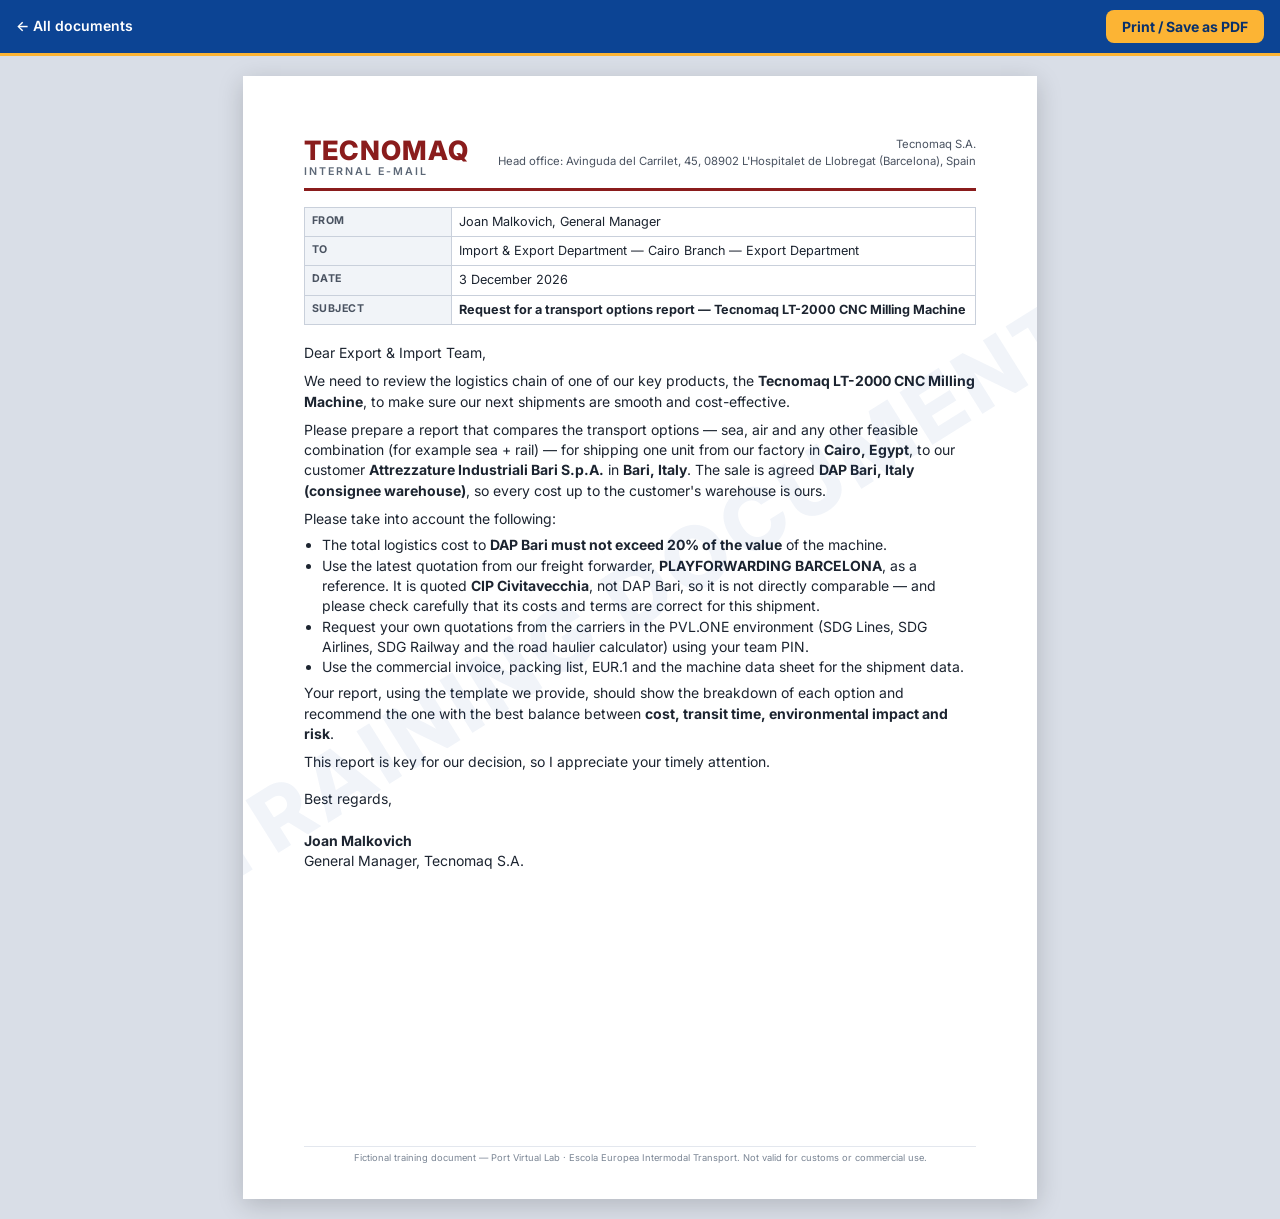
<file: docs/000-request.html>
<!DOCTYPE html>
<html lang="en">
<head>
  <meta charset="UTF-8">
  <meta name="viewport" content="width=device-width, initial-scale=1.0">
  <title>000 · Request for the Import &amp; Export Department</title>
  <link rel="icon" href="../assets/favicon.svg" type="image/svg+xml">
  <link href="https://fonts.googleapis.com/css2?family=Inter:wght@400;600;700;800&display=swap" rel="stylesheet">
  <link rel="stylesheet" href="docs.css">
  <script src="case.js"></script>
</head>
<body>
  <div class="sheet tecnomaq">
    <div class="lh">
      <div class="brand">TECNOMAQ<small>Internal e-mail</small></div>
      <div class="addr"><span data-f="exporter.name"></span><br><span data-f="exporter.hq"></span></div>
    </div>

    <table>
      <tr><th style="width:22%">From</th><td><span data-f="manager.name"></span>, <span data-f="manager.role"></span></td></tr>
      <tr><th>To</th><td>Import &amp; Export Department — <span data-f="exporter.unit"></span></td></tr>
      <tr><th>Date</th><td data-f="dateLong.letter"></td></tr>
      <tr><th>Subject</th><td><b>Request for a transport options report — <span data-f="goods.name"></span></b></td></tr>
    </table>

    <div style="margin-top:18px">
      <p>Dear Export &amp; Import Team,</p>
      <p>We need to review the logistics chain of one of our key products, the <b data-f="goods.name"></b>, to make sure our next shipments are smooth and cost-effective.</p>
      <p>Please prepare a report that compares the transport options — sea, air and any other feasible combination (for example sea + rail) — for shipping one unit from our factory in <b>Cairo, Egypt</b>, to our customer <b data-f="consignee.name"></b> in <b>Bari, Italy</b>. The sale is agreed <b><span data-f="shipment.incoterm"></span> <span data-f="shipment.incotermPlace"></span></b>, so every cost up to the customer's warehouse is ours.</p>

      <p>Please take into account the following:</p>
      <ul class="list">
        <li>The total logistics cost to <b>DAP Bari must not exceed 20% of the value</b> of the machine.</li>
        <li>Use the latest quotation from our freight forwarder, <b data-f="forwarder.name"></b>, as a reference. It is quoted <b>CIP Civitavecchia</b>, not DAP Bari, so it is not directly comparable — and please check carefully that its costs and terms are correct for this shipment.</li>
        <li>Request your own quotations from the carriers in the PVL.ONE environment (SDG Lines, SDG Airlines, SDG Railway and the road haulier calculator) using your team PIN.</li>
        <li>Use the commercial invoice, packing list, EUR.1 and the machine data sheet for the shipment data.</li>
      </ul>

      <p>Your report, using the template we provide, should show the breakdown of each option and recommend the one with the best balance between <b>cost, transit time, environmental impact and risk</b>.</p>
      <p>This report is key for our decision, so I appreciate your timely attention.</p>
      <p style="margin-top:16px">Best regards,</p>
      <p style="margin-top:22px"><b data-f="manager.name"></b><br><span data-f="manager.role"></span>, <span data-f="exporter.name"></span></p>
    </div>
  </div>
  <script src="docs.js"></script>
</body>
</html>
</file>
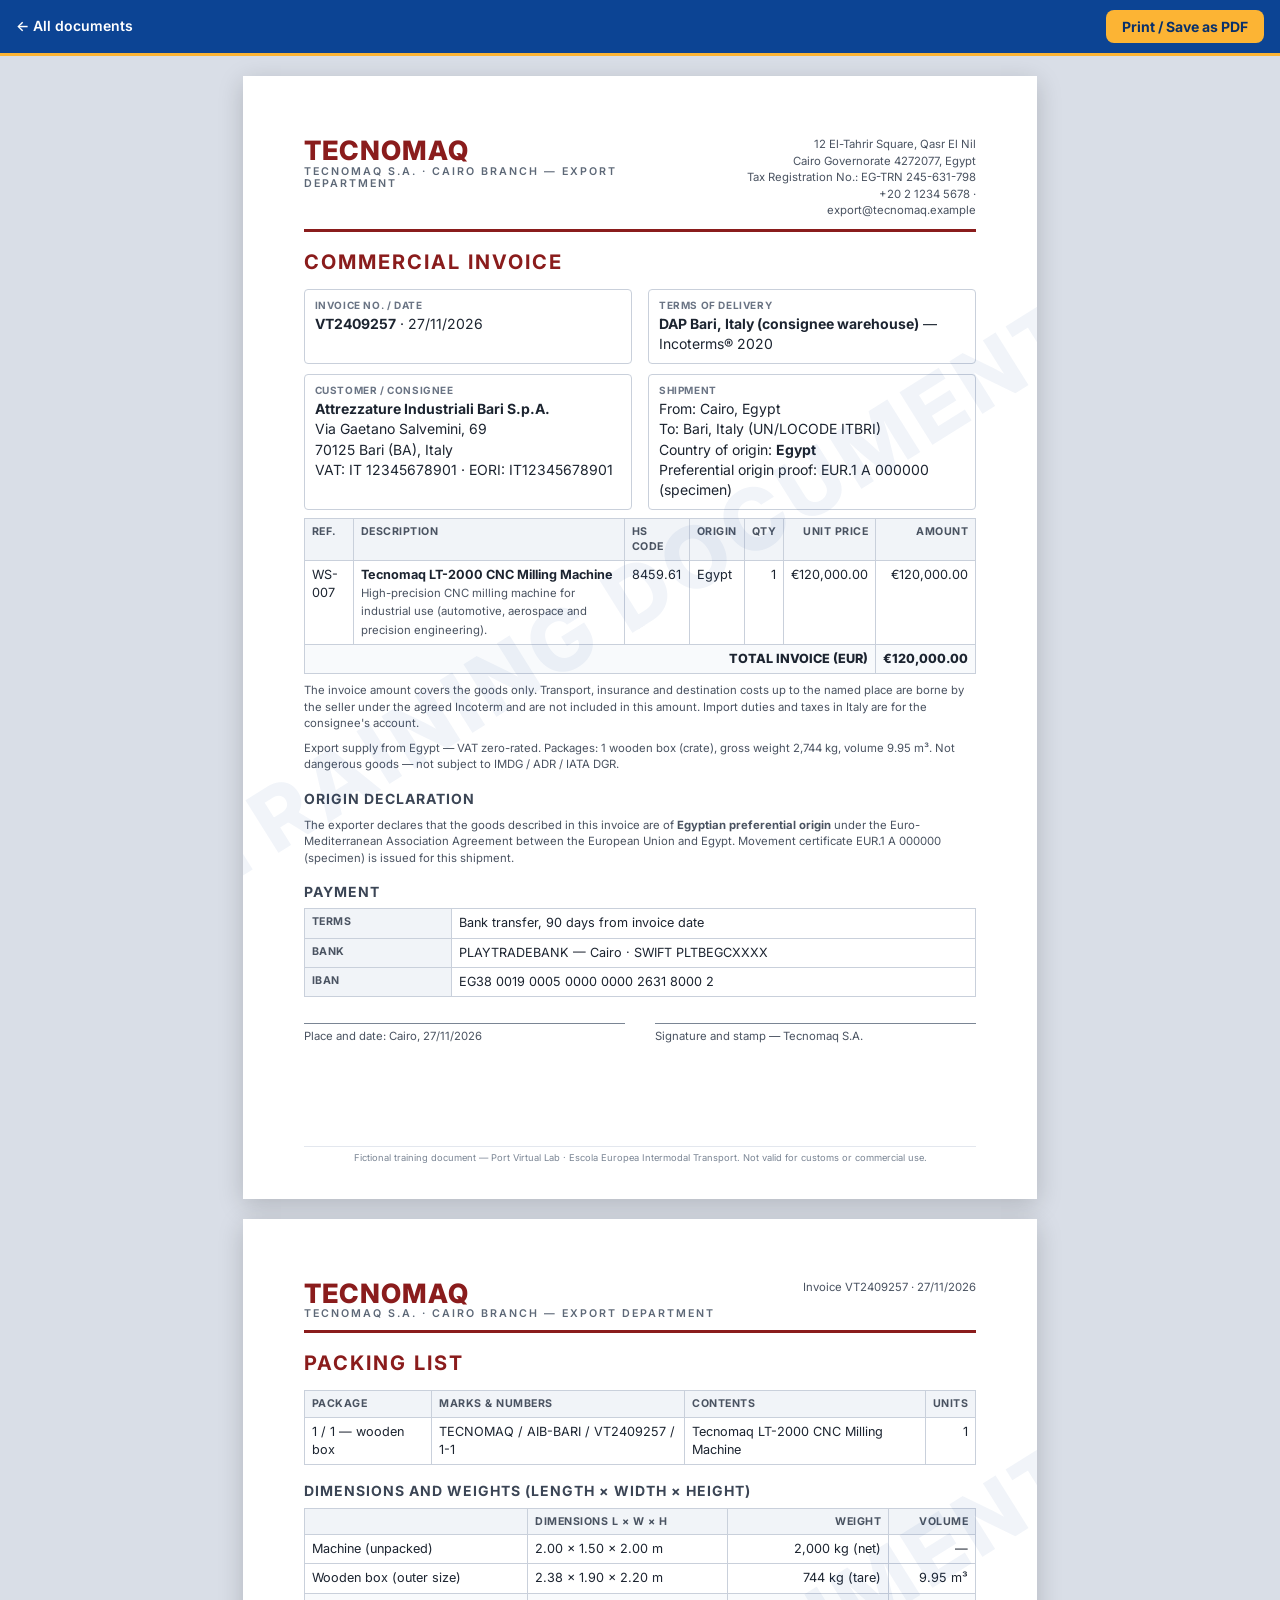
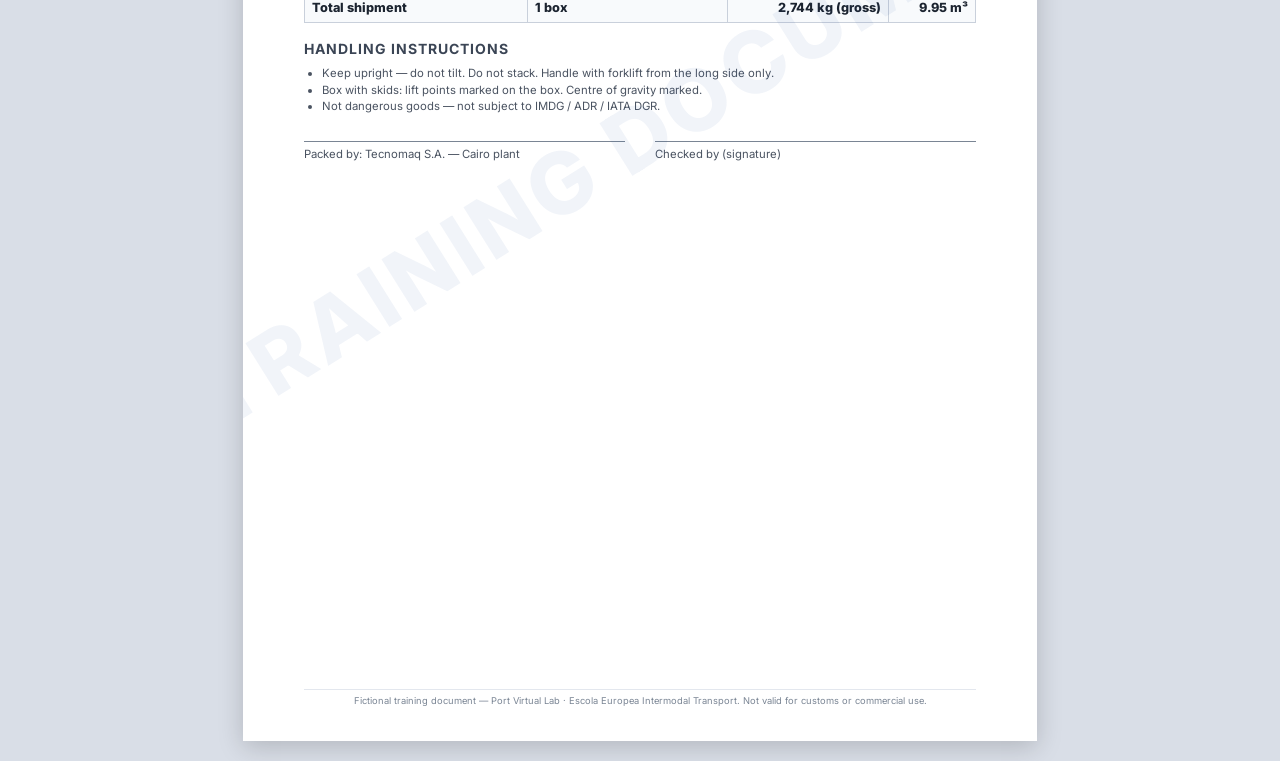
<file: docs/001-commercial-invoice.html>
<!DOCTYPE html>
<html lang="en">
<head>
  <meta charset="UTF-8">
  <meta name="viewport" content="width=device-width, initial-scale=1.0">
  <title>001 · Commercial Invoice &amp; Packing List</title>
  <link rel="icon" href="../assets/favicon.svg" type="image/svg+xml">
  <link href="https://fonts.googleapis.com/css2?family=Inter:wght@400;600;700;800&display=swap" rel="stylesheet">
  <link rel="stylesheet" href="docs.css">
  <script src="case.js"></script>
</head>
<body>
  <!-- Page 1: Commercial invoice -->
  <div class="sheet tecnomaq">
    <div class="lh">
      <div class="brand">TECNOMAQ<small><span data-f="exporter.name"></span> · <span data-f="exporter.unit"></span></small></div>
      <div class="addr">
        <span data-f="exporter.street"></span><br><span data-f="exporter.city"></span>, <span data-f="exporter.country"></span><br>
        Tax Registration No.: <span data-f="exporter.taxId"></span><br>
        <span data-f="exporter.phone"></span> · <span data-f="exporter.email"></span>
      </div>
    </div>

    <h1 class="title">Commercial Invoice</h1>

    <div class="kv">
      <div class="box"><div class="lbl">Invoice No. / Date</div><b data-f="shipment.invoiceNo"></b> · <span data-f="date.invoice"></span></div>
      <div class="box"><div class="lbl">Terms of delivery</div><b><span data-f="shipment.incoterm"></span> <span data-f="shipment.incotermPlace"></span></b> — <span data-f="shipment.incotermVersion"></span></div>
      <div class="box"><div class="lbl">Customer / Consignee</div>
        <b data-f="consignee.name"></b><br><span data-f="consignee.street"></span><br><span data-f="consignee.city"></span>, <span data-f="consignee.country"></span><br>
        VAT: <span data-f="consignee.vat"></span> · EORI: <span data-f="consignee.eori"></span></div>
      <div class="box"><div class="lbl">Shipment</div>
        From: Cairo, <span data-f="exporter.country"></span><br>
        To: <span data-f="shipment.destinationPort"></span> (UN/LOCODE <span data-f="shipment.destinationLocode"></span>)<br>
        Country of origin: <b data-f="goods.origin"></b><br>
        Preferential origin proof: EUR.1 <span data-f="shipment.euro1No"></span></div>
    </div>

    <table>
      <thead><tr><th>Ref.</th><th>Description</th><th>HS code</th><th>Origin</th><th class="r">Qty</th><th class="r">Unit price</th><th class="r">Amount</th></tr></thead>
      <tbody>
        <tr>
          <td data-f="goods.ref"></td>
          <td><b data-f="goods.name"></b><br><span style="font-size:8.5pt;color:#4a5361" data-f="goods.description"></span></td>
          <td data-f="goods.hs"></td>
          <td data-f="goods.origin"></td>
          <td class="r" data-f="goods.qty"></td>
          <td class="r" data-f="goods.unitPrice" data-fmt="eur"></td>
          <td class="r" data-f="calc.total" data-fmt="eur"></td>
        </tr>
        <tr class="total"><td colspan="6" class="r">TOTAL INVOICE (<span data-f="goods.currency"></span>)</td><td class="r" data-f="calc.total" data-fmt="eur"></td></tr>
      </tbody>
    </table>

    <p class="note">The invoice amount covers the goods only. Transport, insurance and destination costs up to the named place are borne by the seller under the agreed Incoterm and are not included in this amount. Import duties and taxes in Italy are for the consignee's account.</p>
    <p class="note">Export supply from Egypt — VAT zero-rated. Packages: <span data-f="goods.packages"></span>, gross weight <span data-f="calc.gross" data-fmt="kg"></span>, volume <span data-f="calc.boxVolume" data-fmt="m3"></span>. <span data-f="goods.dangerous"></span>.</p>

    <h2 class="sub">Origin declaration</h2>
    <p class="note">The exporter declares that the goods described in this invoice are of <b>Egyptian preferential origin</b> under the Euro-Mediterranean Association Agreement between the European Union and Egypt. Movement certificate EUR.1 <span data-f="shipment.euro1No"></span> is issued for this shipment.</p>

    <h2 class="sub">Payment</h2>
    <table>
      <tr><th style="width:22%">Terms</th><td data-f="shipment.payment"></td></tr>
      <tr><th>Bank</th><td><span data-f="exporter.bank"></span> · SWIFT <span data-f="exporter.swift"></span></td></tr>
      <tr><th>IBAN</th><td data-f="exporter.iban"></td></tr>
    </table>

    <div class="sign"><div>Place and date: Cairo, <span data-f="date.invoice"></span></div><div>Signature and stamp — <span data-f="exporter.name"></span></div></div>
  </div>

  <!-- Page 2: Packing list -->
  <div class="sheet tecnomaq">
    <div class="lh">
      <div class="brand">TECNOMAQ<small><span data-f="exporter.name"></span> · <span data-f="exporter.unit"></span></small></div>
      <div class="addr">Invoice <span data-f="shipment.invoiceNo"></span> · <span data-f="date.invoice"></span></div>
    </div>

    <h1 class="title">Packing List</h1>
    <table>
      <thead><tr><th>Package</th><th>Marks &amp; numbers</th><th>Contents</th><th class="r">Units</th></tr></thead>
      <tbody><tr><td>1 / 1 — wooden box</td><td data-f="goods.marks"></td><td data-f="goods.name"></td><td class="r" data-f="goods.qty"></td></tr></tbody>
    </table>

    <h2 class="sub">Dimensions and weights (length × width × height)</h2>
    <table>
      <thead><tr><th></th><th>Dimensions L × W × H</th><th class="r">Weight</th><th class="r">Volume</th></tr></thead>
      <tbody>
        <tr><td>Machine (unpacked)</td><td data-f="calc.machineDims"></td><td class="r"><span data-f="goods.machine.kg" data-fmt="kg"></span> (net)</td><td class="r">—</td></tr>
        <tr><td>Wooden box (outer size)</td><td data-f="calc.boxDims"></td><td class="r"><span data-f="goods.box.kg" data-fmt="kg"></span> (tare)</td><td class="r" data-f="calc.boxVolume" data-fmt="m3"></td></tr>
        <tr class="total"><td>Total shipment</td><td>1 box</td><td class="r"><span data-f="calc.gross" data-fmt="kg"></span> (gross)</td><td class="r" data-f="calc.boxVolume" data-fmt="m3"></td></tr>
      </tbody>
    </table>

    <h2 class="sub">Handling instructions</h2>
    <ul class="list note">
      <li>Keep upright — do not tilt. Do not stack. Handle with forklift from the long side only.</li>
      <li>Box with skids: lift points marked on the box. Centre of gravity marked.</li>
      <li><span data-f="goods.dangerous"></span>.</li>
    </ul>

    <div class="sign"><div>Packed by: Tecnomaq S.A. — Cairo plant</div><div>Checked by (signature)</div></div>
  </div>
  <script src="docs.js"></script>
</body>
</html>
</file>
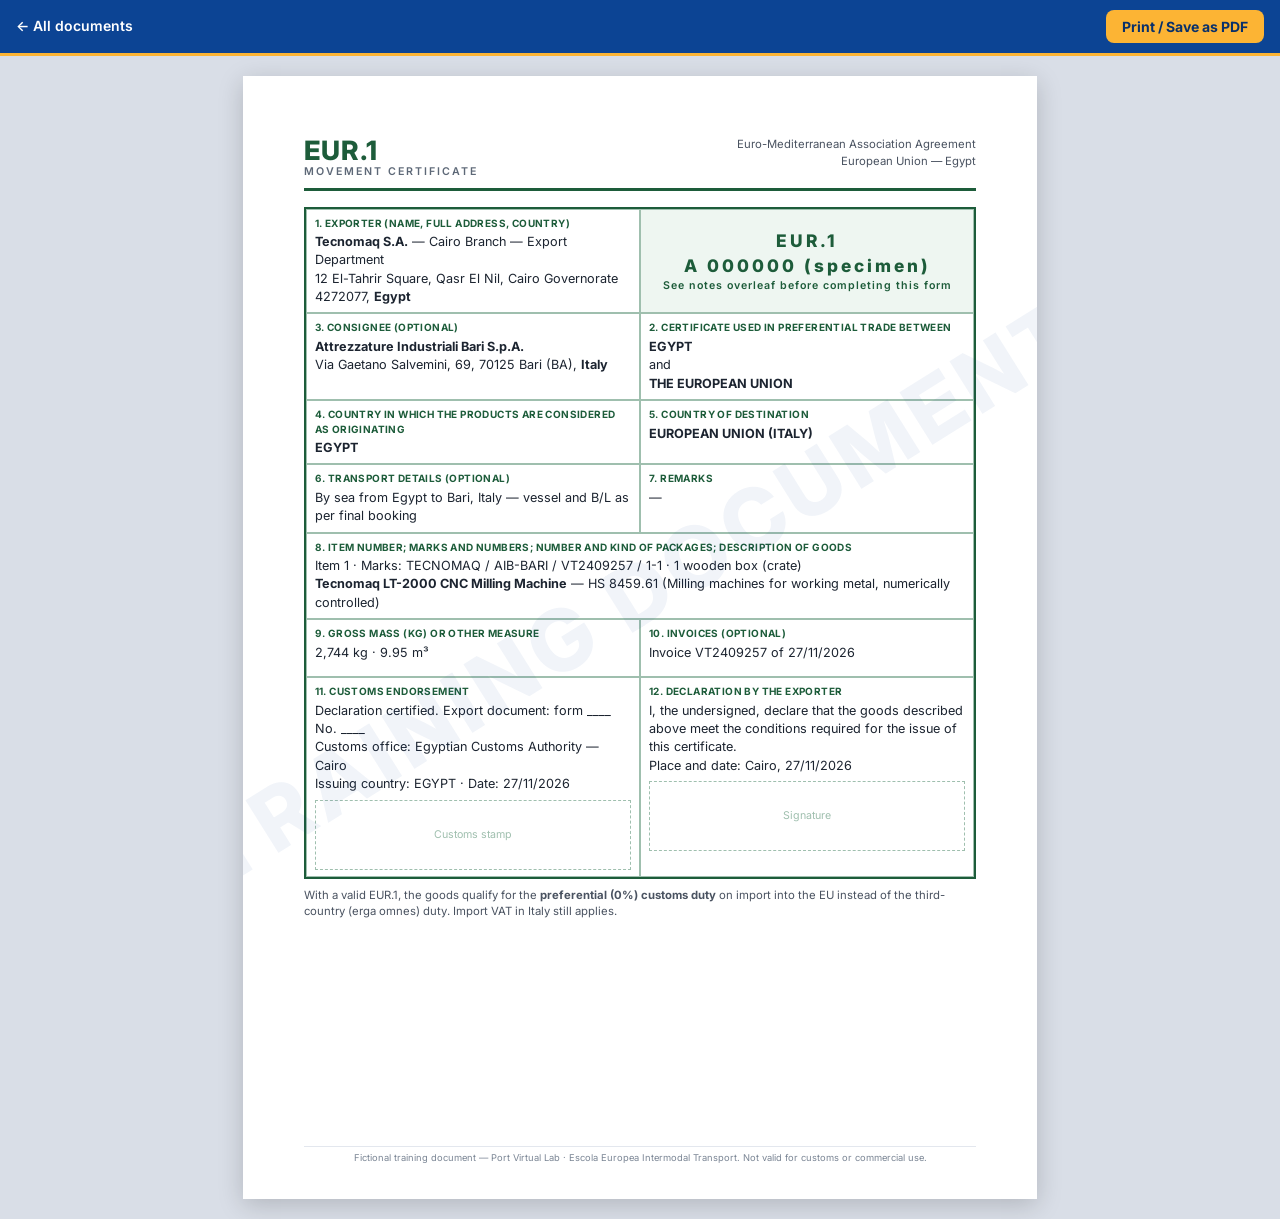
<file: docs/002-eur1.html>
<!DOCTYPE html>
<html lang="en">
<head>
  <meta charset="UTF-8">
  <meta name="viewport" content="width=device-width, initial-scale=1.0">
  <title>002 · EUR.1 Movement Certificate</title>
  <link rel="icon" href="../assets/favicon.svg" type="image/svg+xml">
  <link href="https://fonts.googleapis.com/css2?family=Inter:wght@400;600;700;800&display=swap" rel="stylesheet">
  <link rel="stylesheet" href="docs.css">
  <script src="case.js"></script>
  <style>
    .eur { --lh: #1d5c3a; }
    .form { display: grid; grid-template-columns: 1fr 1fr; border: 2px solid #1d5c3a; }
    .cell { border: 1px solid #9fbfae; padding: 6px 8px; min-height: 58px; font-size: 9.5pt; }
    .cell .n { font-size: 7.5pt; font-weight: 700; color: #1d5c3a; text-transform: uppercase; letter-spacing: .4px; display: block; margin-bottom: 3px; }
    .wide { grid-column: 1 / -1; }
    .head { background: #eef6f1; text-align: center; font-weight: 800; font-size: 13pt; letter-spacing: 3px; color: #1d5c3a; display: flex; flex-direction: column; justify-content: center; }
    .head small { font-size: 8pt; letter-spacing: 1px; font-weight: 600; }
    .stamp { height: 70px; border: 1px dashed #9fbfae; margin-top: 6px; display: flex; align-items: center; justify-content: center; color: #9fbfae; font-size: 8pt; }
  </style>
</head>
<body>
  <div class="sheet eur">
    <div class="lh">
      <div class="brand">EUR.1<small>Movement certificate</small></div>
      <div class="addr">Euro-Mediterranean Association Agreement<br>European Union — Egypt</div>
    </div>

    <div class="form">
      <div class="cell"><span class="n">1. Exporter (name, full address, country)</span>
        <b data-f="exporter.name"></b> — <span data-f="exporter.unit"></span><br><span data-f="exporter.street"></span>, <span data-f="exporter.city"></span>, <b data-f="exporter.country"></b></div>
      <div class="cell head">EUR.1 <span data-f="shipment.euro1No"></span><small>See notes overleaf before completing this form</small></div>

      <div class="cell"><span class="n">3. Consignee (optional)</span>
        <b data-f="consignee.name"></b><br><span data-f="consignee.street"></span>, <span data-f="consignee.city"></span>, <b data-f="consignee.country"></b></div>
      <div class="cell"><span class="n">2. Certificate used in preferential trade between</span>
        <b>EGYPT</b><br>and<br><b>THE EUROPEAN UNION</b></div>

      <div class="cell"><span class="n">4. Country in which the products are considered as originating</span><b>EGYPT</b></div>
      <div class="cell"><span class="n">5. Country of destination</span><b>EUROPEAN UNION (ITALY)</b></div>

      <div class="cell"><span class="n">6. Transport details (optional)</span>By sea from Egypt to <span data-f="shipment.destinationPort"></span> — vessel and B/L as per final booking</div>
      <div class="cell"><span class="n">7. Remarks</span>—</div>

      <div class="cell wide"><span class="n">8. Item number; marks and numbers; number and kind of packages; description of goods</span>
        Item 1 · Marks: <span data-f="goods.marks"></span> · <span data-f="goods.packages"></span><br>
        <b data-f="goods.name"></b> — HS <span data-f="goods.hs"></span> (<span data-f="goods.hsText"></span>)</div>

      <div class="cell"><span class="n">9. Gross mass (kg) or other measure</span><span data-f="calc.gross" data-fmt="kg"></span> · <span data-f="calc.boxVolume" data-fmt="m3"></span></div>
      <div class="cell"><span class="n">10. Invoices (optional)</span>Invoice <span data-f="shipment.invoiceNo"></span> of <span data-f="date.euro1"></span></div>

      <div class="cell"><span class="n">11. Customs endorsement</span>
        Declaration certified. Export document: form ____ No. ____<br>Customs office: Egyptian Customs Authority — Cairo<br>Issuing country: EGYPT · Date: <span data-f="date.euro1"></span>
        <div class="stamp">Customs stamp</div></div>
      <div class="cell"><span class="n">12. Declaration by the exporter</span>
        I, the undersigned, declare that the goods described above meet the conditions required for the issue of this certificate.<br>Place and date: Cairo, <span data-f="date.euro1"></span>
        <div class="stamp">Signature</div></div>
    </div>

    <p class="note">With a valid EUR.1, the goods qualify for the <b>preferential (0%) customs duty</b> on import into the EU instead of the third-country (erga omnes) duty. Import VAT in Italy still applies.</p>
  </div>
  <script src="docs.js"></script>
</body>
</html>
</file>
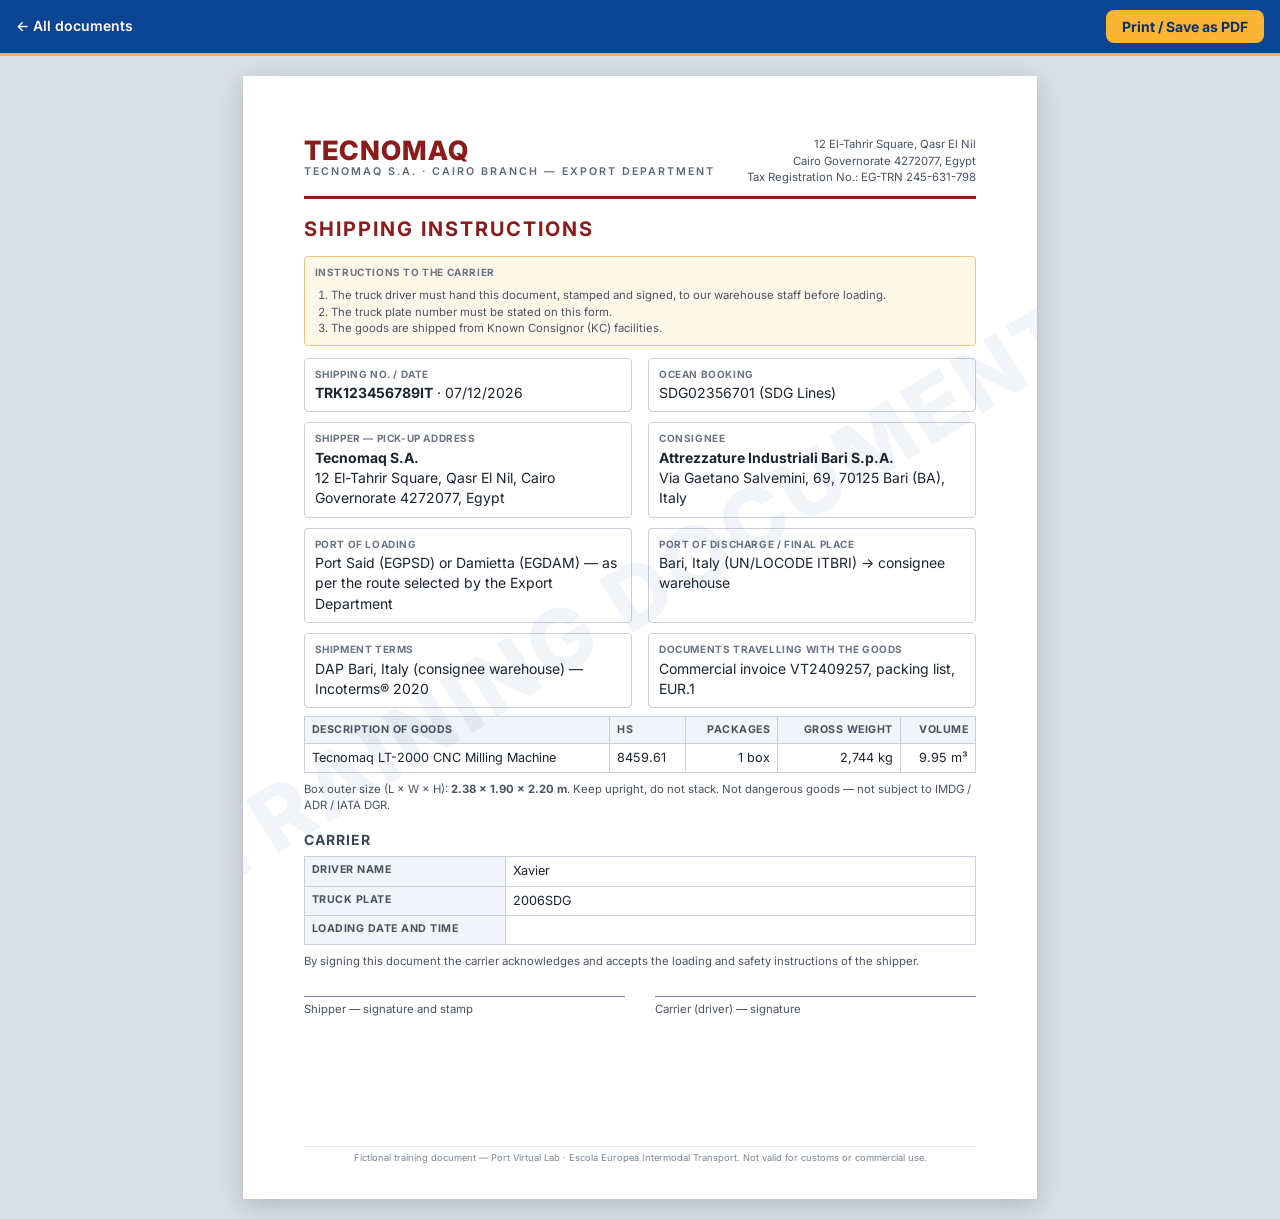
<file: docs/003-shipping-instructions.html>
<!DOCTYPE html>
<html lang="en">
<head>
  <meta charset="UTF-8">
  <meta name="viewport" content="width=device-width, initial-scale=1.0">
  <title>003 · Shipping Instructions</title>
  <link rel="icon" href="../assets/favicon.svg" type="image/svg+xml">
  <link href="https://fonts.googleapis.com/css2?family=Inter:wght@400;600;700;800&display=swap" rel="stylesheet">
  <link rel="stylesheet" href="docs.css">
  <script src="case.js"></script>
</head>
<body>
  <div class="sheet tecnomaq">
    <div class="lh">
      <div class="brand">TECNOMAQ<small><span data-f="exporter.name"></span> · <span data-f="exporter.unit"></span></small></div>
      <div class="addr"><span data-f="exporter.street"></span><br><span data-f="exporter.city"></span>, <span data-f="exporter.country"></span><br>Tax Registration No.: <span data-f="exporter.taxId"></span></div>
    </div>

    <h1 class="title">Shipping Instructions</h1>

    <div class="box" style="background:#fff7e8;border-color:#f1c27d;margin-bottom:12px">
      <div class="lbl">Instructions to the carrier</div>
      <ol class="note" style="margin-left:16px">
        <li>The truck driver must hand this document, stamped and signed, to our warehouse staff before loading.</li>
        <li>The truck plate number must be stated on this form.</li>
        <li>The goods are shipped from Known Consignor (KC) facilities.</li>
      </ol>
    </div>

    <div class="kv">
      <div class="box"><div class="lbl">Shipping No. / Date</div><b data-f="shipment.shippingNo"></b> · <span data-f="date.shipping"></span></div>
      <div class="box"><div class="lbl">Ocean booking</div><span data-f="shipment.bookingRef"></span> (SDG Lines)</div>
      <div class="box"><div class="lbl">Shipper — pick-up address</div><b data-f="exporter.name"></b><br><span data-f="exporter.street"></span>, <span data-f="exporter.city"></span>, <span data-f="exporter.country"></span></div>
      <div class="box"><div class="lbl">Consignee</div><b data-f="consignee.name"></b><br><span data-f="consignee.street"></span>, <span data-f="consignee.city"></span>, <span data-f="consignee.country"></span></div>
      <div class="box"><div class="lbl">Port of loading</div><span data-f="shipment.portsOfLoading"></span></div>
      <div class="box"><div class="lbl">Port of discharge / final place</div><span data-f="shipment.destinationPort"></span> (UN/LOCODE <span data-f="shipment.destinationLocode"></span>) → consignee warehouse</div>
      <div class="box"><div class="lbl">Shipment terms</div><span data-f="shipment.incoterm"></span> <span data-f="shipment.incotermPlace"></span> — <span data-f="shipment.incotermVersion"></span></div>
      <div class="box"><div class="lbl">Documents travelling with the goods</div>Commercial invoice <span data-f="shipment.invoiceNo"></span>, packing list, EUR.1</div>
    </div>

    <table>
      <thead><tr><th>Description of goods</th><th>HS</th><th class="r">Packages</th><th class="r">Gross weight</th><th class="r">Volume</th></tr></thead>
      <tbody><tr><td data-f="goods.name"></td><td data-f="goods.hs"></td><td class="r">1 box</td><td class="r" data-f="calc.gross" data-fmt="kg"></td><td class="r" data-f="calc.boxVolume" data-fmt="m3"></td></tr></tbody>
    </table>
    <p class="note">Box outer size (L × W × H): <b data-f="calc.boxDims"></b>. Keep upright, do not stack. <span data-f="goods.dangerous"></span>.</p>

    <h2 class="sub">Carrier</h2>
    <table>
      <tr><th style="width:30%">Driver name</th><td data-f="shipment.driver"></td></tr>
      <tr><th>Truck plate</th><td data-f="shipment.truckPlate"></td></tr>
      <tr><th>Loading date and time</th><td>&nbsp;</td></tr>
    </table>

    <p class="note">By signing this document the carrier acknowledges and accepts the loading and safety instructions of the shipper.</p>
    <div class="sign"><div>Shipper — signature and stamp</div><div>Carrier (driver) — signature</div></div>
  </div>
  <script src="docs.js"></script>
</body>
</html>
</file>
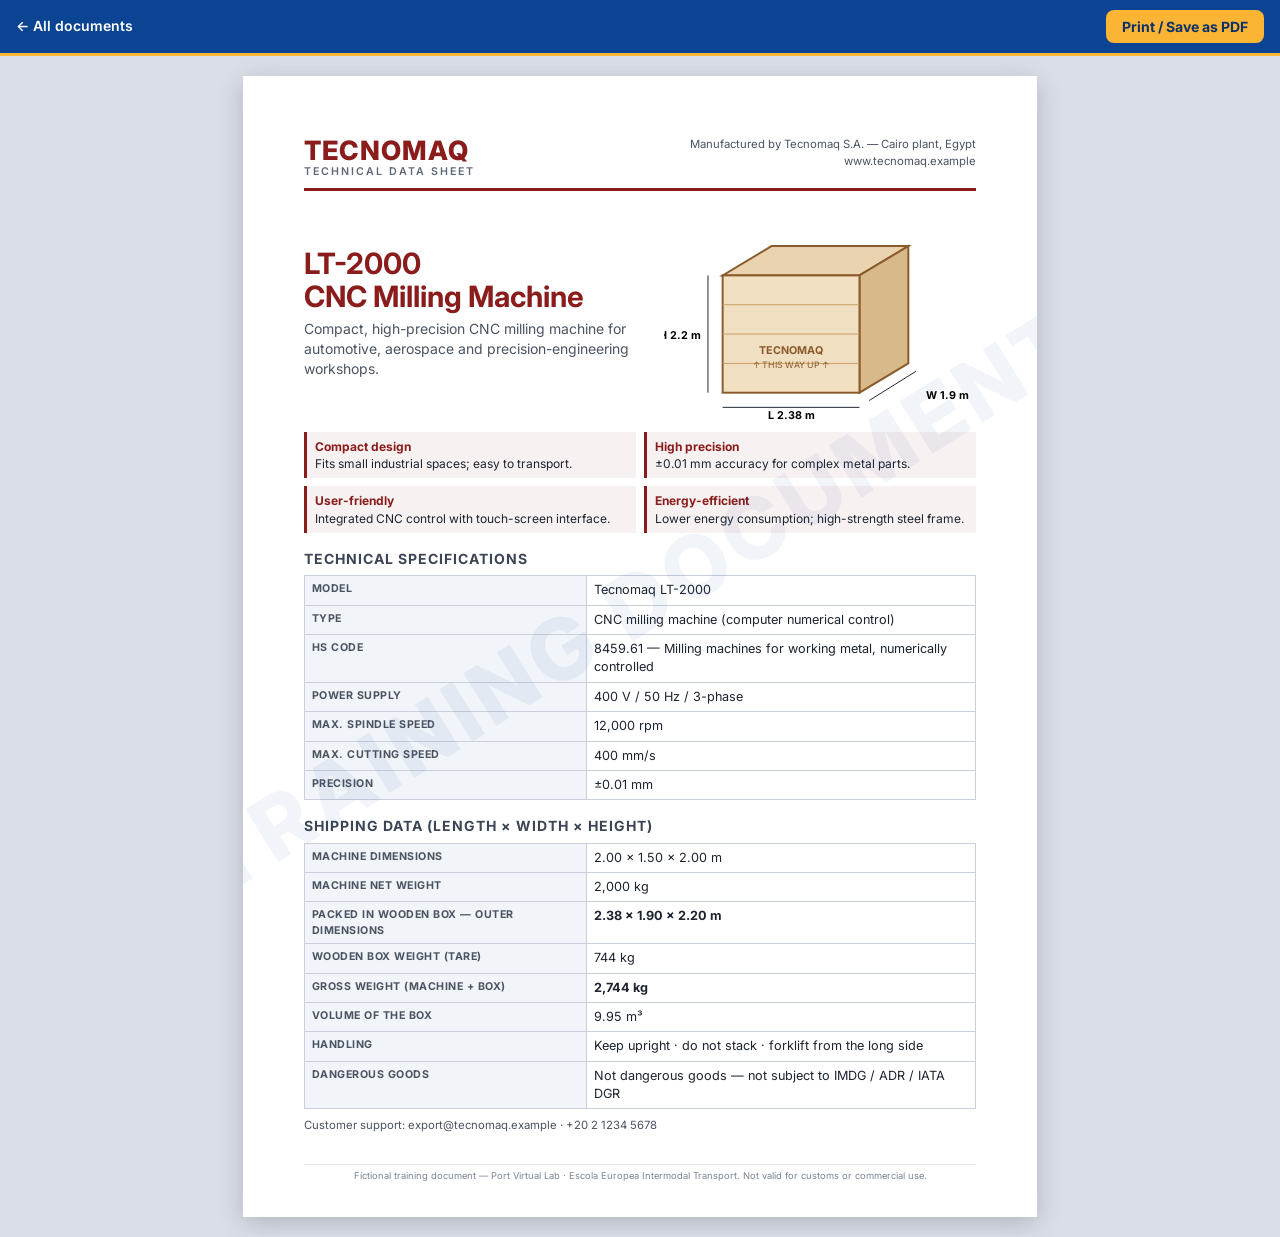
<file: docs/004-datasheet.html>
<!DOCTYPE html>
<html lang="en">
<head>
  <meta charset="UTF-8">
  <meta name="viewport" content="width=device-width, initial-scale=1.0">
  <title>004 · Data Sheet — Tecnomaq LT-2000</title>
  <link rel="icon" href="../assets/favicon.svg" type="image/svg+xml">
  <link href="https://fonts.googleapis.com/css2?family=Inter:wght@400;600;700;800&display=swap" rel="stylesheet">
  <link rel="stylesheet" href="docs.css">
  <script src="case.js"></script>
  <style>
    .hero { display: grid; grid-template-columns: 1.1fr 1fr; gap: 16px; align-items: center; margin-bottom: 10px; }
    .hero h2 { font-size: 22pt; color: #8a1c1c; line-height: 1.1; }
    .hero p { color: #4a5361; margin-top: 6px; }
    .features { display: grid; grid-template-columns: 1fr 1fr; gap: 8px; margin: 10px 0; }
    .features div { background: #f8f1f1; border-left: 3px solid #8a1c1c; padding: 6px 8px; font-size: 9pt; }
    .features b { display: block; color: #8a1c1c; }
    svg text { font-family: Inter, Arial, sans-serif; }
  </style>
</head>
<body>
  <div class="sheet tecnomaq">
    <div class="lh">
      <div class="brand">TECNOMAQ<small>Technical data sheet</small></div>
      <div class="addr">Manufactured by <span data-f="exporter.name"></span> — Cairo plant, Egypt<br><span data-f="exporter.web"></span></div>
    </div>

    <div class="hero">
      <div>
        <h2>LT-2000<br>CNC Milling Machine</h2>
        <p>Compact, high-precision CNC milling machine for automotive, aerospace and precision-engineering workshops.</p>
      </div>
      <!-- Wooden box drawing with outer dimensions -->
      <svg viewBox="0 0 320 220" role="img" aria-label="Wooden box drawing with its outer dimensions">
        <polygon points="60,70 200,70 250,40 110,40" fill="#e9d3b0" stroke="#8a5a2b" stroke-width="2"/>
        <polygon points="200,70 250,40 250,160 200,190" fill="#d8b98a" stroke="#8a5a2b" stroke-width="2"/>
        <rect x="60" y="70" width="140" height="120" fill="#f1dfc2" stroke="#8a5a2b" stroke-width="2"/>
        <line x1="60" y1="100" x2="200" y2="100" stroke="#c79d62"/><line x1="60" y1="130" x2="200" y2="130" stroke="#c79d62"/><line x1="60" y1="160" x2="200" y2="160" stroke="#c79d62"/>
        <text x="130" y="150" text-anchor="middle" font-size="11" font-weight="700" fill="#8a5a2b">TECNOMAQ</text>
        <text x="130" y="165" text-anchor="middle" font-size="9" fill="#8a5a2b">↑ THIS WAY UP ↑</text>
        <line x1="60" y1="205" x2="200" y2="205" stroke="#1c2430"/><text x="130" y="217" text-anchor="middle" font-size="11" font-weight="700">L <tspan data-f="goods.box.l"></tspan> m</text>
        <line x1="210" y1="198" x2="258" y2="168" stroke="#1c2430"/><text x="268" y="196" font-size="11" font-weight="700">W <tspan data-f="goods.box.w"></tspan> m</text>
        <line x1="45" y1="70" x2="45" y2="190" stroke="#1c2430"/><text x="38" y="135" text-anchor="end" font-size="11" font-weight="700">H <tspan data-f="goods.box.h"></tspan> m</text>
      </svg>
    </div>

    <div class="features">
      <div><b>Compact design</b>Fits small industrial spaces; easy to transport.</div>
      <div><b>High precision</b>±0.01 mm accuracy for complex metal parts.</div>
      <div><b>User-friendly</b>Integrated CNC control with touch-screen interface.</div>
      <div><b>Energy-efficient</b>Lower energy consumption; high-strength steel frame.</div>
    </div>

    <h2 class="sub">Technical specifications</h2>
    <table>
      <tr><th style="width:42%">Model</th><td>Tecnomaq LT-2000</td></tr>
      <tr><th>Type</th><td>CNC milling machine (computer numerical control)</td></tr>
      <tr><th>HS code</th><td><span data-f="goods.hs"></span> — <span data-f="goods.hsText"></span></td></tr>
      <tr><th>Power supply</th><td>400 V / 50 Hz / 3-phase</td></tr>
      <tr><th>Max. spindle speed</th><td>12,000 rpm</td></tr>
      <tr><th>Max. cutting speed</th><td>400 mm/s</td></tr>
      <tr><th>Precision</th><td>±0.01 mm</td></tr>
    </table>

    <h2 class="sub">Shipping data (length × width × height)</h2>
    <table>
      <tr><th style="width:42%">Machine dimensions</th><td data-f="calc.machineDims"></td></tr>
      <tr><th>Machine net weight</th><td data-f="goods.machine.kg" data-fmt="kg"></td></tr>
      <tr><th>Packed in wooden box — outer dimensions</th><td><b data-f="calc.boxDims"></b></td></tr>
      <tr><th>Wooden box weight (tare)</th><td data-f="goods.box.kg" data-fmt="kg"></td></tr>
      <tr><th>Gross weight (machine + box)</th><td><b data-f="calc.gross" data-fmt="kg"></b></td></tr>
      <tr><th>Volume of the box</th><td data-f="calc.boxVolume" data-fmt="m3"></td></tr>
      <tr><th>Handling</th><td>Keep upright · do not stack · forklift from the long side</td></tr>
      <tr><th>Dangerous goods</th><td data-f="goods.dangerous"></td></tr>
    </table>

    <p class="note">Customer support: <span data-f="exporter.email"></span> · <span data-f="exporter.phone"></span></p>
  </div>
  <script src="docs.js"></script>
</body>
</html>
</file>
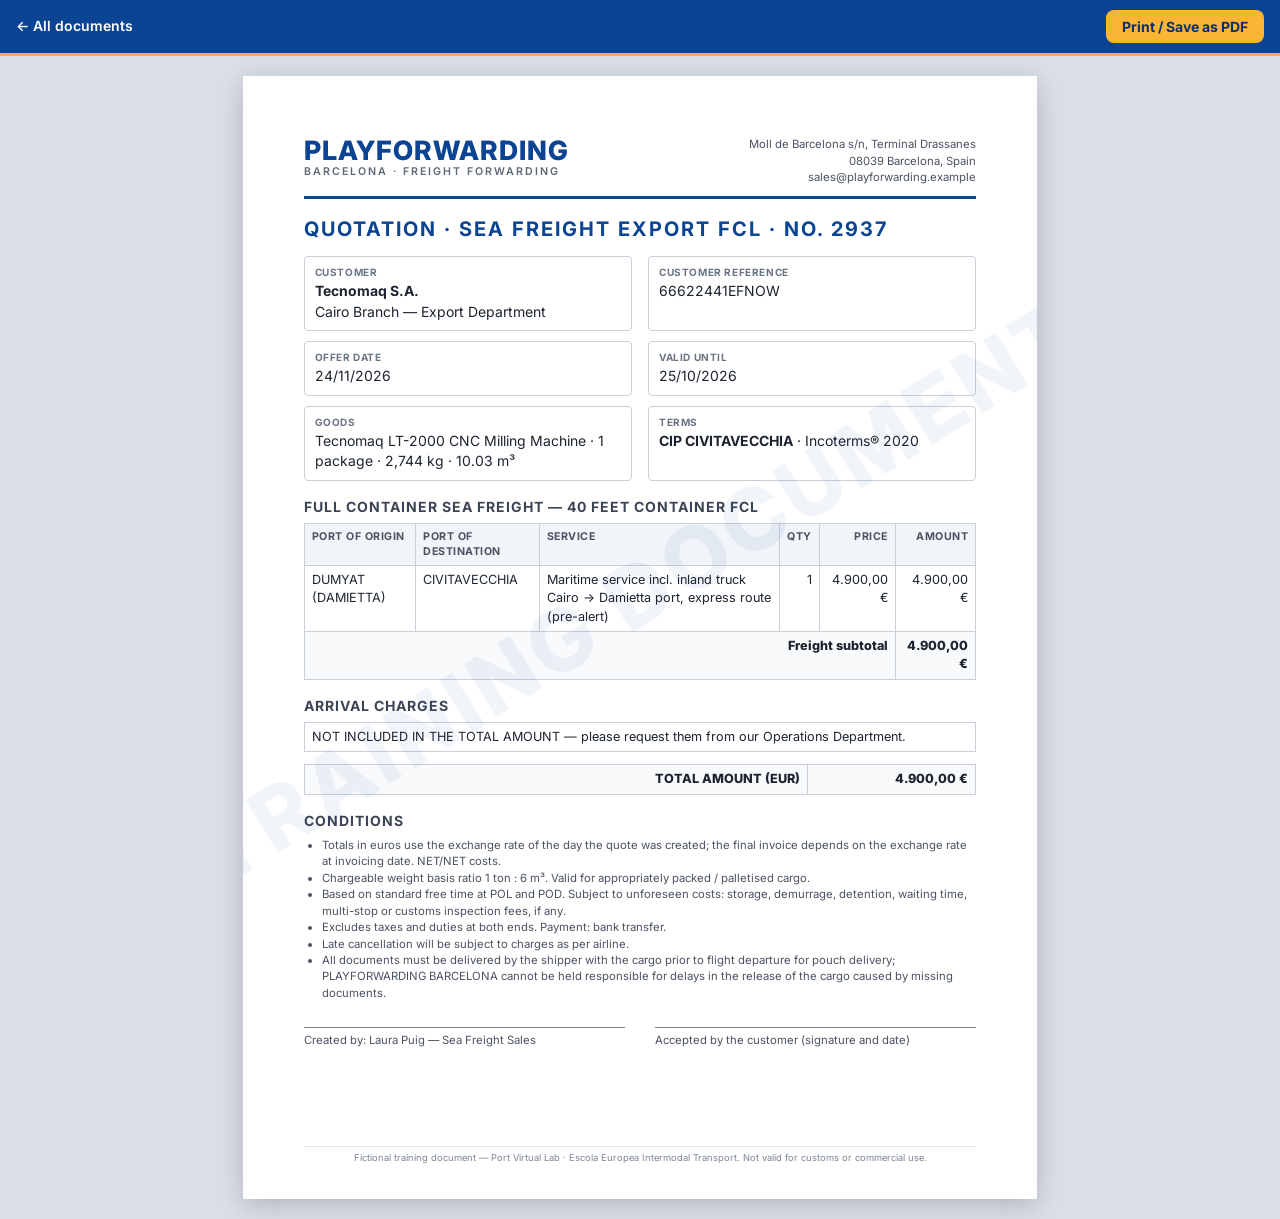
<file: docs/005-playforwarding-quotation.html>
<!DOCTYPE html>
<html lang="en">
<head>
  <meta charset="UTF-8">
  <meta name="viewport" content="width=device-width, initial-scale=1.0">
  <title>005 · PlayForwarding Quotation</title>
  <link rel="icon" href="../assets/favicon.svg" type="image/svg+xml">
  <link href="https://fonts.googleapis.com/css2?family=Inter:wght@400;600;700;800&display=swap" rel="stylesheet">
  <link rel="stylesheet" href="docs.css">
  <script src="case.js"></script>
</head>
<body>
  <div class="sheet playfwd">
    <div class="lh">
      <div class="brand">PLAYFORWARDING<small>Barcelona · Freight forwarding</small></div>
      <div class="addr"><span data-f="forwarder.street"></span><br><span data-f="forwarder.city"></span>, <span data-f="forwarder.country"></span><br><span data-f="forwarder.email"></span></div>
    </div>

    <h1 class="title">Quotation · Sea freight export FCL · No. <span data-f="quote.number"></span></h1>

    <div class="kv">
      <div class="box"><div class="lbl">Customer</div><b data-f="exporter.name"></b><br><span data-f="exporter.unit"></span></div>
      <div class="box"><div class="lbl">Customer reference</div><span data-f="quote.customerRef"></span></div>
      <div class="box"><div class="lbl">Offer date</div><span data-f="date.quoteOffer"></span></div>
      <div class="box"><div class="lbl">Valid until</div><span data-f="date.quoteValidUntil"></span></div>
      <div class="box"><div class="lbl">Goods</div><span data-f="goods.name"></span> · 1 package · <span data-f="calc.gross" data-fmt="kg"></span> · <span data-f="quote.cbm" data-fmt="m3"></span></div>
      <div class="box"><div class="lbl">Terms</div><b data-f="quote.term"></b> · <span data-f="shipment.incotermVersion"></span></div>
    </div>

    <h2 class="sub">Full container sea freight — <span data-f="quote.equipment"></span></h2>
    <table>
      <thead><tr><th>Port of origin</th><th>Port of destination</th><th>Service</th><th class="r">Qty</th><th class="r">Price</th><th class="r">Amount</th></tr></thead>
      <tbody>
        <tr><td data-f="quote.pol"></td><td data-f="quote.pod"></td><td>Maritime service incl. inland truck Cairo → Damietta port, express route (pre-alert)</td><td class="r">1</td><td class="r" data-f="quote.amount" data-fmt="eures"></td><td class="r" data-f="quote.amount" data-fmt="eures"></td></tr>
        <tr class="total"><td colspan="5" class="r">Freight subtotal</td><td class="r" data-f="quote.amount" data-fmt="eures"></td></tr>
      </tbody>
    </table>

    <h2 class="sub">Arrival charges</h2>
    <table><tr><td>NOT INCLUDED IN THE TOTAL AMOUNT — please request them from our Operations Department.</td></tr></table>

    <table style="margin-top:12px">
      <tr class="total"><td class="r" style="width:75%">TOTAL AMOUNT (EUR)</td><td class="r" data-f="quote.amount" data-fmt="eures"></td></tr>
    </table>

    <h2 class="sub">Conditions</h2>
    <ul class="list note">
      <li>Totals in euros use the exchange rate of the day the quote was created; the final invoice depends on the exchange rate at invoicing date. NET/NET costs.</li>
      <li>Chargeable weight basis ratio 1 ton : 6 m³. Valid for appropriately packed / palletised cargo.</li>
      <li>Based on standard free time at POL and POD. Subject to unforeseen costs: storage, demurrage, detention, waiting time, multi-stop or customs inspection fees, if any.</li>
      <li>Excludes taxes and duties at both ends. Payment: bank transfer.</li>
      <li>Late cancellation will be subject to charges as per airline.</li>
      <li>All documents must be delivered by the shipper with the cargo prior to flight departure for pouch delivery; PLAYFORWARDING BARCELONA cannot be held responsible for delays in the release of the cargo caused by missing documents.</li>
    </ul>

    <div class="sign"><div>Created by: <span data-f="forwarder.contact"></span></div><div>Accepted by the customer (signature and date)</div></div>
  </div>
  <script src="docs.js"></script>
</body>
</html>
</file>
<file: assets/site.css>
/* Shared by the welcome, launch and trainer pages (the mission keeps its own styles). */
*, *::before, *::after { margin: 0; padding: 0; box-sizing: border-box; }

/* PVL.ONE brand (colours and type taken from pvl.one) */
:root {
  --pvl-navy: #0c4494;
  --pvl-navy-dark: #08306b;
  --pvl-gold: #fcb434;
  --pvl-mist: #e7ecf4;
  --pvl-ink: #212121;
}

/* Brand top bar: white Port Virtual Lab logo on navy, gold rule underneath */
.pvl-topbar {
  background: var(--pvl-navy);
  border-bottom: 4px solid var(--pvl-gold);
  padding: 14px 24px;
  display: flex; align-items: center; justify-content: space-between; gap: 16px;
}
.pvl-topbar img { height: 46px; width: auto; display: block; }
.pvl-topbar .tag {
  font-family: 'Lexend', 'Poppins', sans-serif; color: #fff; font-size: 0.85rem; letter-spacing: 2px;
  text-transform: uppercase; opacity: 0.9; text-align: right;
}
.pvl-topbar .tag b { color: var(--pvl-gold); font-weight: 600; }
@media (max-width: 520px) { .pvl-topbar { padding: 12px 16px; } .pvl-topbar img { height: 36px; } .pvl-topbar .tag { font-size: 0.7rem; letter-spacing: 1px; } }

html, body { min-height: 100%; }
body {
  font-family: 'Poppins', sans-serif;
  background: #ffffff;
  color: #333;
  min-height: 100vh;
  display: flex;
  flex-direction: column;
  -webkit-font-smoothing: antialiased;
}

/* "WELCOME TO PVL FLASH" style heading with the moving underline */
.pvl-title {
  text-align: center;
  font-size: 2rem;
  font-weight: 600;
  color: #333;
  text-transform: uppercase;
  position: relative;
  overflow: hidden;
  padding-bottom: 6px;
}
.pvl-title::after {
  content: "";
  position: absolute;
  left: 0; bottom: 0;
  width: 100%; height: 3px;
  background: linear-gradient(90deg, #4A90E2, #50c878);
  animation: pvl-underline 3s linear infinite;
}
@keyframes pvl-underline { 0% { transform: translateX(-100%); } 100% { transform: translateX(100%); } }

.pvl-footer {
  text-align: center;
  padding: 20px 16px;
  font-size: 0.8rem;
  color: #666;
  line-height: 1.6;
}
.pvl-footer a { color: #1E90FF; text-decoration: none; }
.pvl-footer a:hover { text-decoration: underline; }
.pvl-footer img { border: 0; margin-bottom: 6px; }

/* Trainer code gate (roulette and scoreboard) */
.trainer-gate {
  max-width: 380px; width: 100%; margin: 40px auto; padding: 32px 28px;
  background: #fff; border-radius: 15px; box-shadow: 0 4px 15px rgba(0,0,0,0.1);
  display: flex; flex-direction: column; gap: 14px; text-align: center;
}
.trainer-gate h2 { font-size: 1.2rem; color: #2c3e50; }
.trainer-gate p { font-size: 0.9rem; color: #7f8c8d; }
.trainer-gate input {
  padding: 12px; font-size: 1.1rem; text-align: center; letter-spacing: 4px;
  border: 2px solid #4A90E2; border-radius: 8px; font-family: inherit;
}
.trainer-gate input:focus { outline: none; border-color: #50c878; box-shadow: 0 0 5px rgba(80,200,120,0.3); }
.trainer-gate .error { color: #e74c3c; font-size: 0.9rem; min-height: 1.2em; }

.back-link { align-self: flex-start; margin: 16px 0 0 16px; color: #4A90E2; text-decoration: none; font-size: 0.9rem; font-weight: 600; }
.back-link:hover { text-decoration: underline; }

@media (prefers-reduced-motion: reduce) {
  *, *::before, *::after { animation-duration: .01ms !important; animation-iteration-count: 1 !important; transition-duration: .01ms !important; }
}
</file>
<file: docs/docs.css>
/* A4 reference documents of the Port Virtual Flash case (screen preview + print). */
@page { size: A4; margin: 0; }
*, *::before, *::after { margin: 0; padding: 0; box-sizing: border-box; }

body {
  background: #d9dee7;
  font-family: 'Inter', Arial, sans-serif;
  color: #1c2430;
  font-size: 10.5pt;
  line-height: 1.45;
  -webkit-print-color-adjust: exact; print-color-adjust: exact;
}

.doc-toolbar {
  position: sticky; top: 0; z-index: 10;
  display: flex; justify-content: space-between; align-items: center; gap: 12px;
  background: #0c4494; padding: 10px 16px; border-bottom: 3px solid #fcb434;
}
.doc-toolbar a { color: #fff; text-decoration: none; font-weight: 600; font-size: 14px; }
.doc-toolbar button {
  background: #fcb434; color: #08306b; border: none; border-radius: 8px; padding: 8px 16px;
  font-weight: 700; font-size: 14px; cursor: pointer; font-family: inherit;
}

.sheet {
  width: 210mm; min-height: 297mm; margin: 20px auto; background: #fff;
  padding: 16mm 16mm 22mm; position: relative; overflow: hidden;
  box-shadow: 0 6px 24px rgba(0,0,0,.18);
}
.sheet + .sheet { page-break-before: always; }

/* Training watermark and footer on every sheet */
.sheet::before {
  content: 'TRAINING DOCUMENT';
  position: absolute; top: 46%; left: 50%; transform: translate(-50%, -50%) rotate(-32deg);
  font-size: 64pt; font-weight: 800; letter-spacing: 6px; color: rgba(12, 68, 148, .06);
  white-space: nowrap; pointer-events: none;
}
.sheet::after {
  content: 'Fictional training document — Port Virtual Lab · Escola Europea Intermodal Transport. Not valid for customs or commercial use.';
  position: absolute; left: 16mm; right: 16mm; bottom: 9mm;
  font-size: 7pt; color: #7a8594; text-align: center; border-top: 1px solid #e3e7ee; padding-top: 4px;
}

/* Letterheads */
.lh { display: flex; justify-content: space-between; align-items: flex-start; gap: 16px; padding-bottom: 10px; border-bottom: 3px solid var(--lh, #1c2430); margin-bottom: 16px; }
.lh .brand { font-size: 20pt; font-weight: 800; letter-spacing: 1px; color: var(--lh, #1c2430); line-height: 1.1; }
.lh .brand small { display: block; font-size: 8pt; font-weight: 600; letter-spacing: 2px; color: #5d6877; text-transform: uppercase; }
.lh .addr { font-size: 8.5pt; color: #4a5361; text-align: right; }
.tecnomaq { --lh: #8a1c1c; }
.playfwd { --lh: #0c4494; }

h1.title { font-size: 15pt; letter-spacing: 2px; text-transform: uppercase; margin: 6px 0 12px; color: var(--lh, #1c2430); }
h2.sub { font-size: 10.5pt; text-transform: uppercase; letter-spacing: 1px; margin: 16px 0 6px; color: #3b4555; }

table { width: 100%; border-collapse: collapse; margin: 6px 0; }
th, td { border: 1px solid #c9d0db; padding: 5px 7px; text-align: left; vertical-align: top; font-size: 9.5pt; }
th { background: #f1f4f8; font-size: 8pt; text-transform: uppercase; letter-spacing: .5px; color: #4a5361; }
td.r, th.r { text-align: right; }
.kv { display: grid; grid-template-columns: 1fr 1fr; gap: 10px 16px; margin-bottom: 8px; }
.box { border: 1px solid #c9d0db; border-radius: 4px; padding: 8px 10px; }
.box .lbl { font-size: 7.5pt; text-transform: uppercase; letter-spacing: .6px; color: #6a7484; font-weight: 700; margin-bottom: 2px; }
.total td { font-weight: 800; background: #f8fafc; }
.note { font-size: 8.5pt; color: #4a5361; margin-top: 8px; }
.sign { margin-top: 26px; display: flex; justify-content: space-between; gap: 30px; }
.sign div { flex: 1; border-top: 1px solid #7a8594; padding-top: 4px; font-size: 8.5pt; color: #4a5361; }
p + p { margin-top: 8px; }
ul.list { margin: 6px 0 6px 18px; }

@media print {
  body { background: #fff; }
  .doc-toolbar { display: none; }
  .sheet { margin: 0; box-shadow: none; }
}
@media screen and (max-width: 840px) {
  .sheet { width: 100%; min-height: 0; margin: 0 0 12px; padding: 18px 16px 48px; }
  .kv { grid-template-columns: 1fr; }
  .lh { flex-direction: column; } .lh .addr { text-align: left; }
  table { display: block; overflow-x: auto; }
}
</file>
